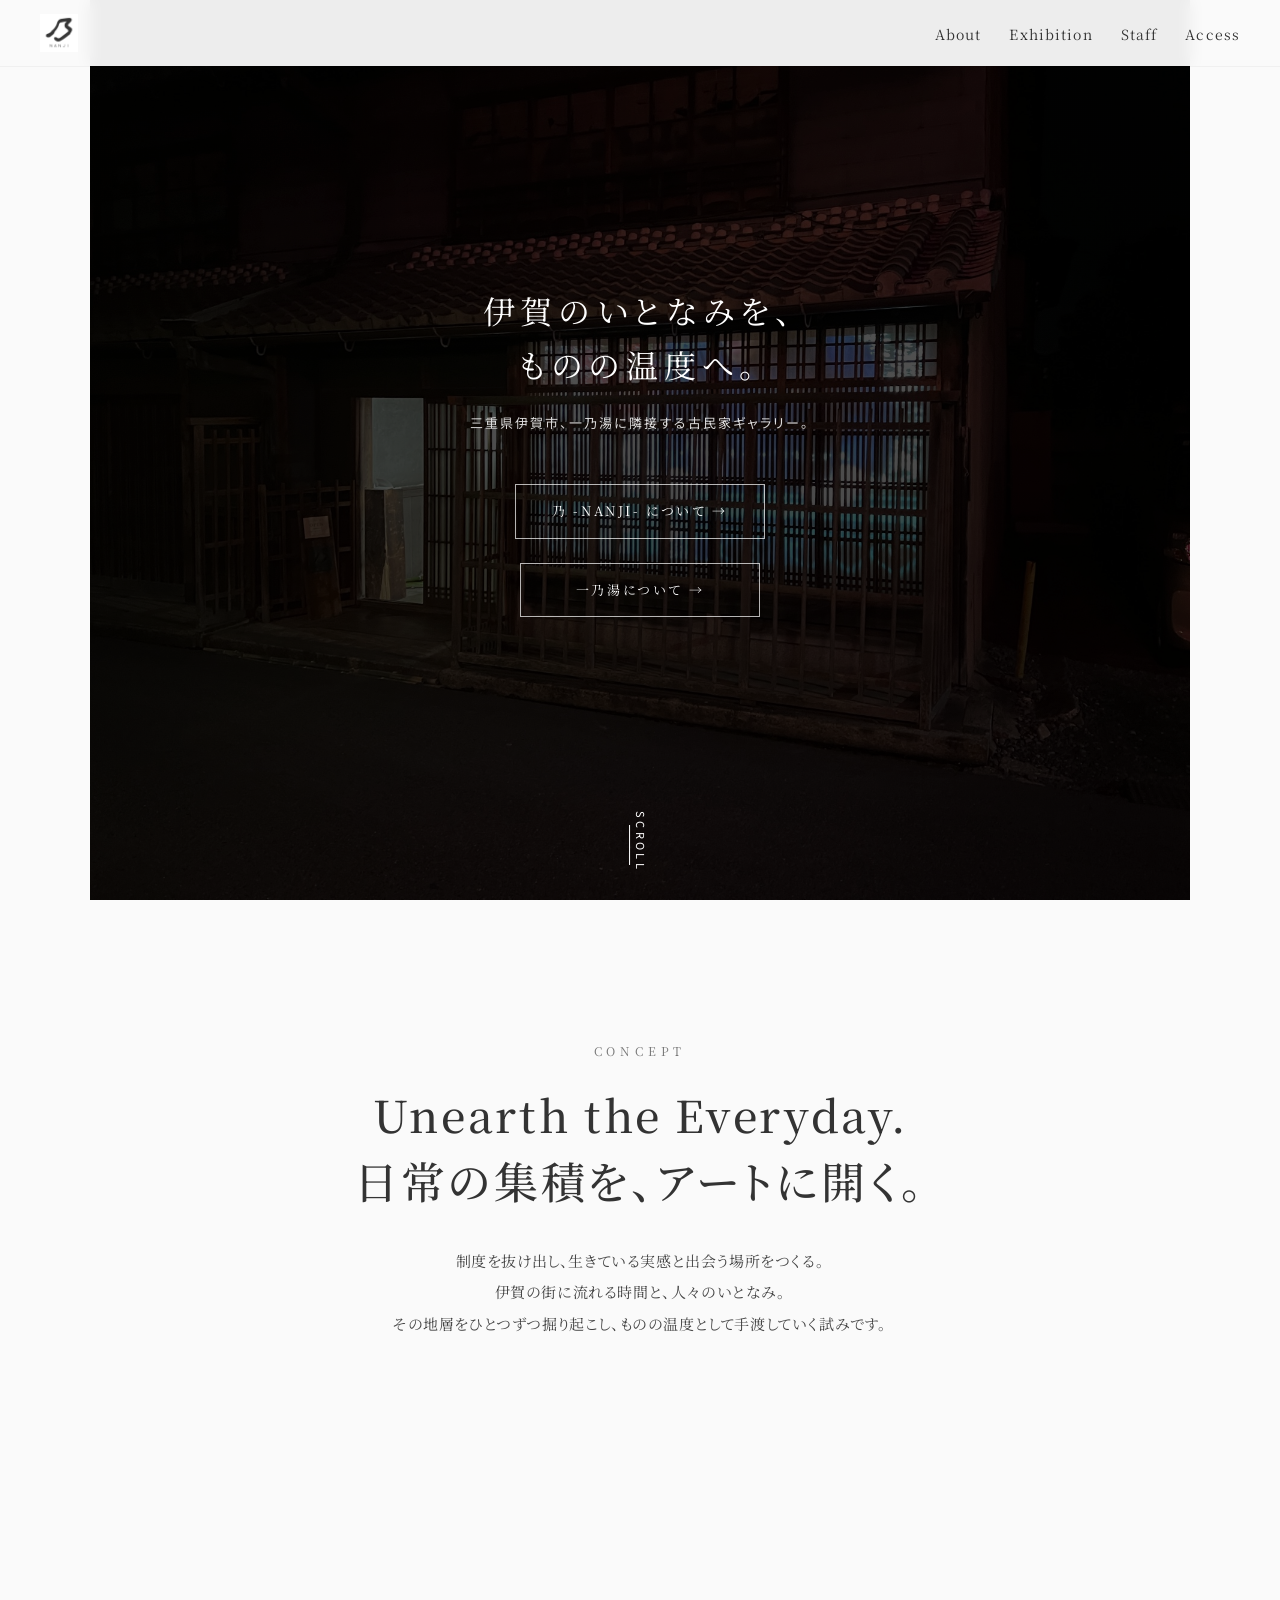
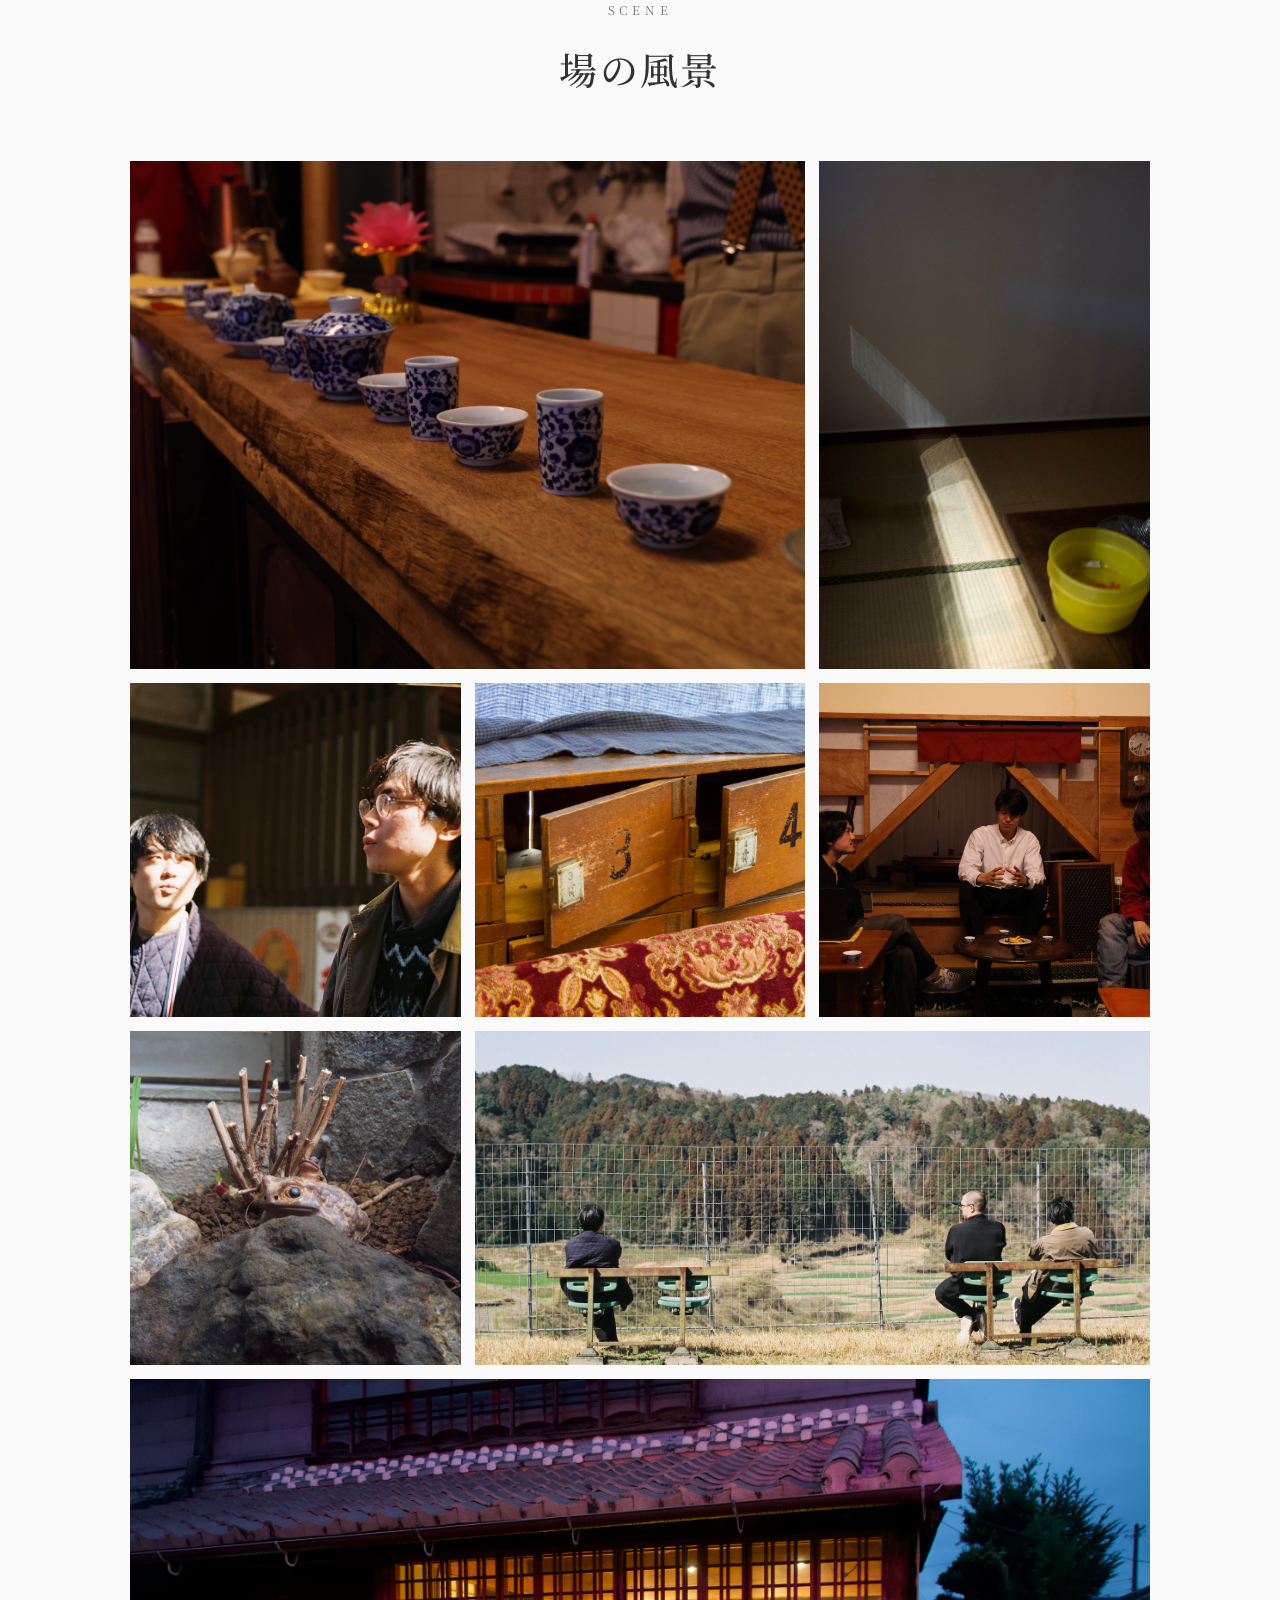
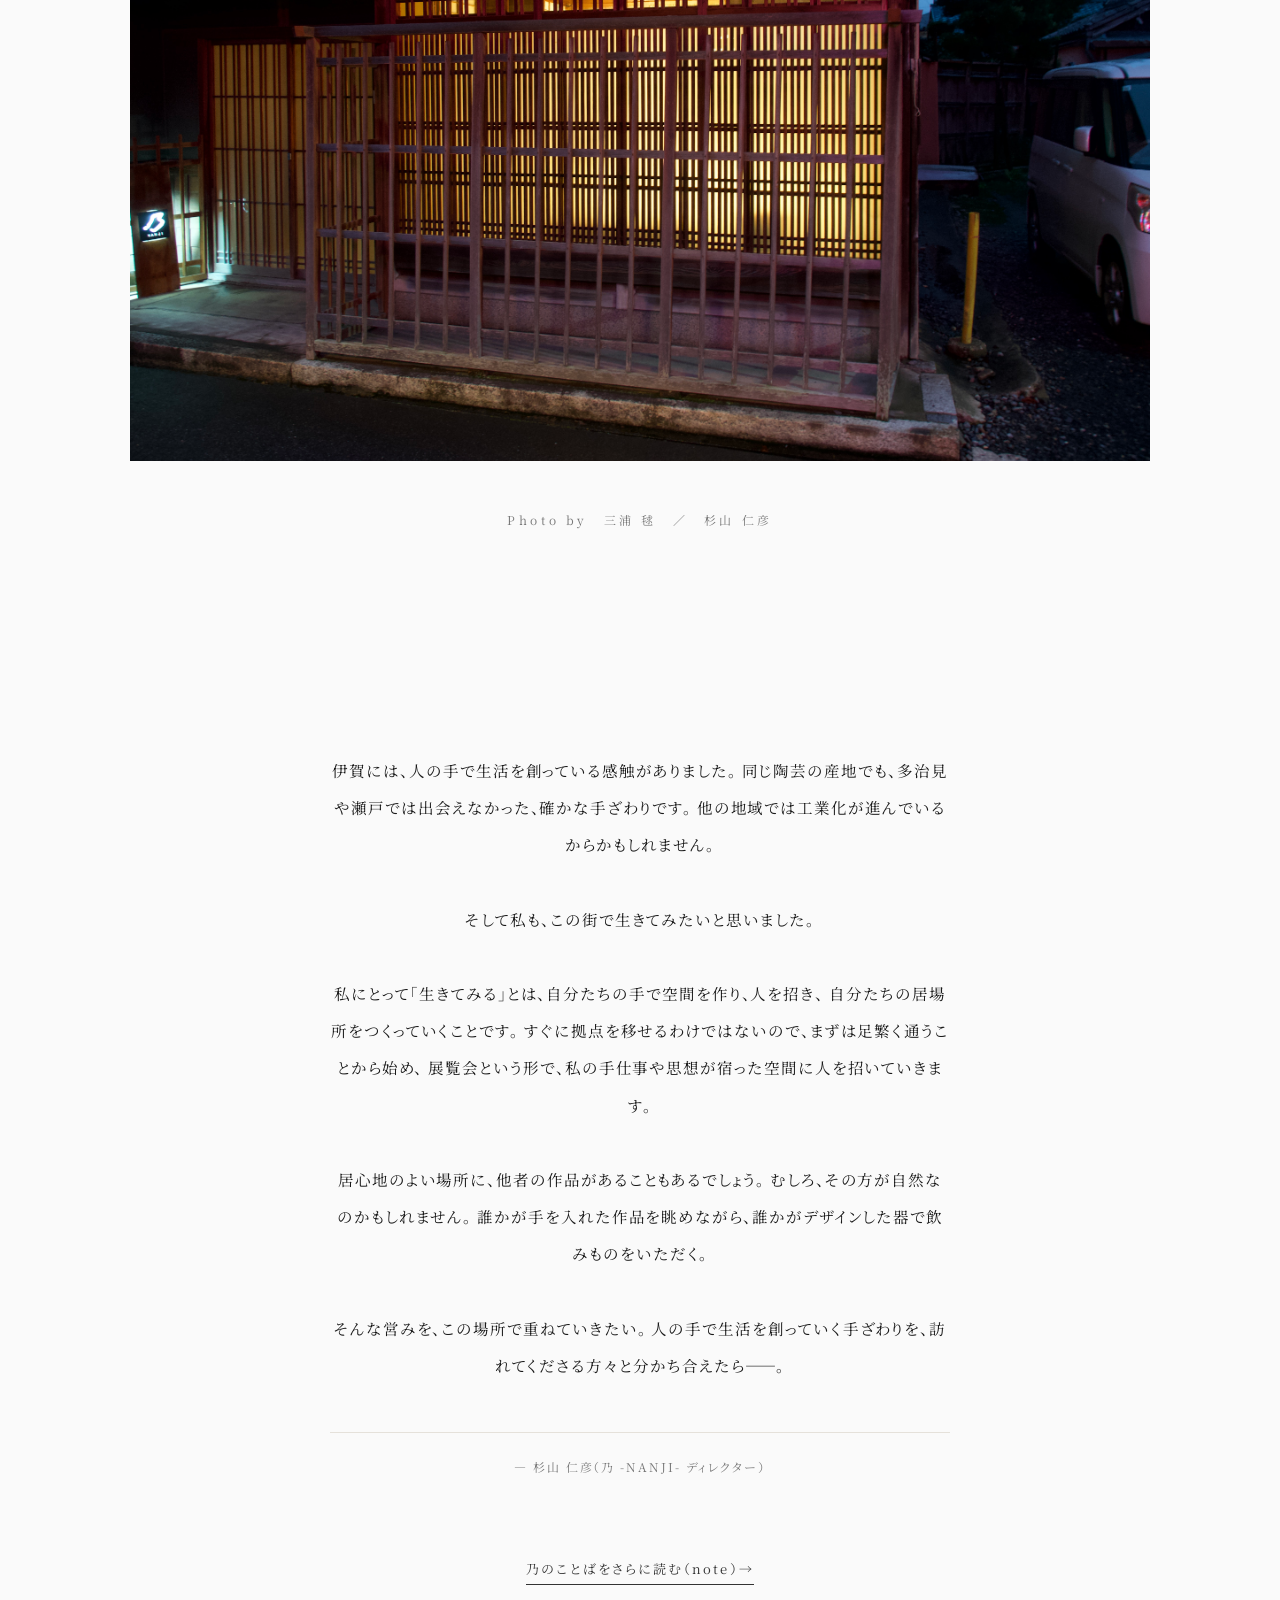
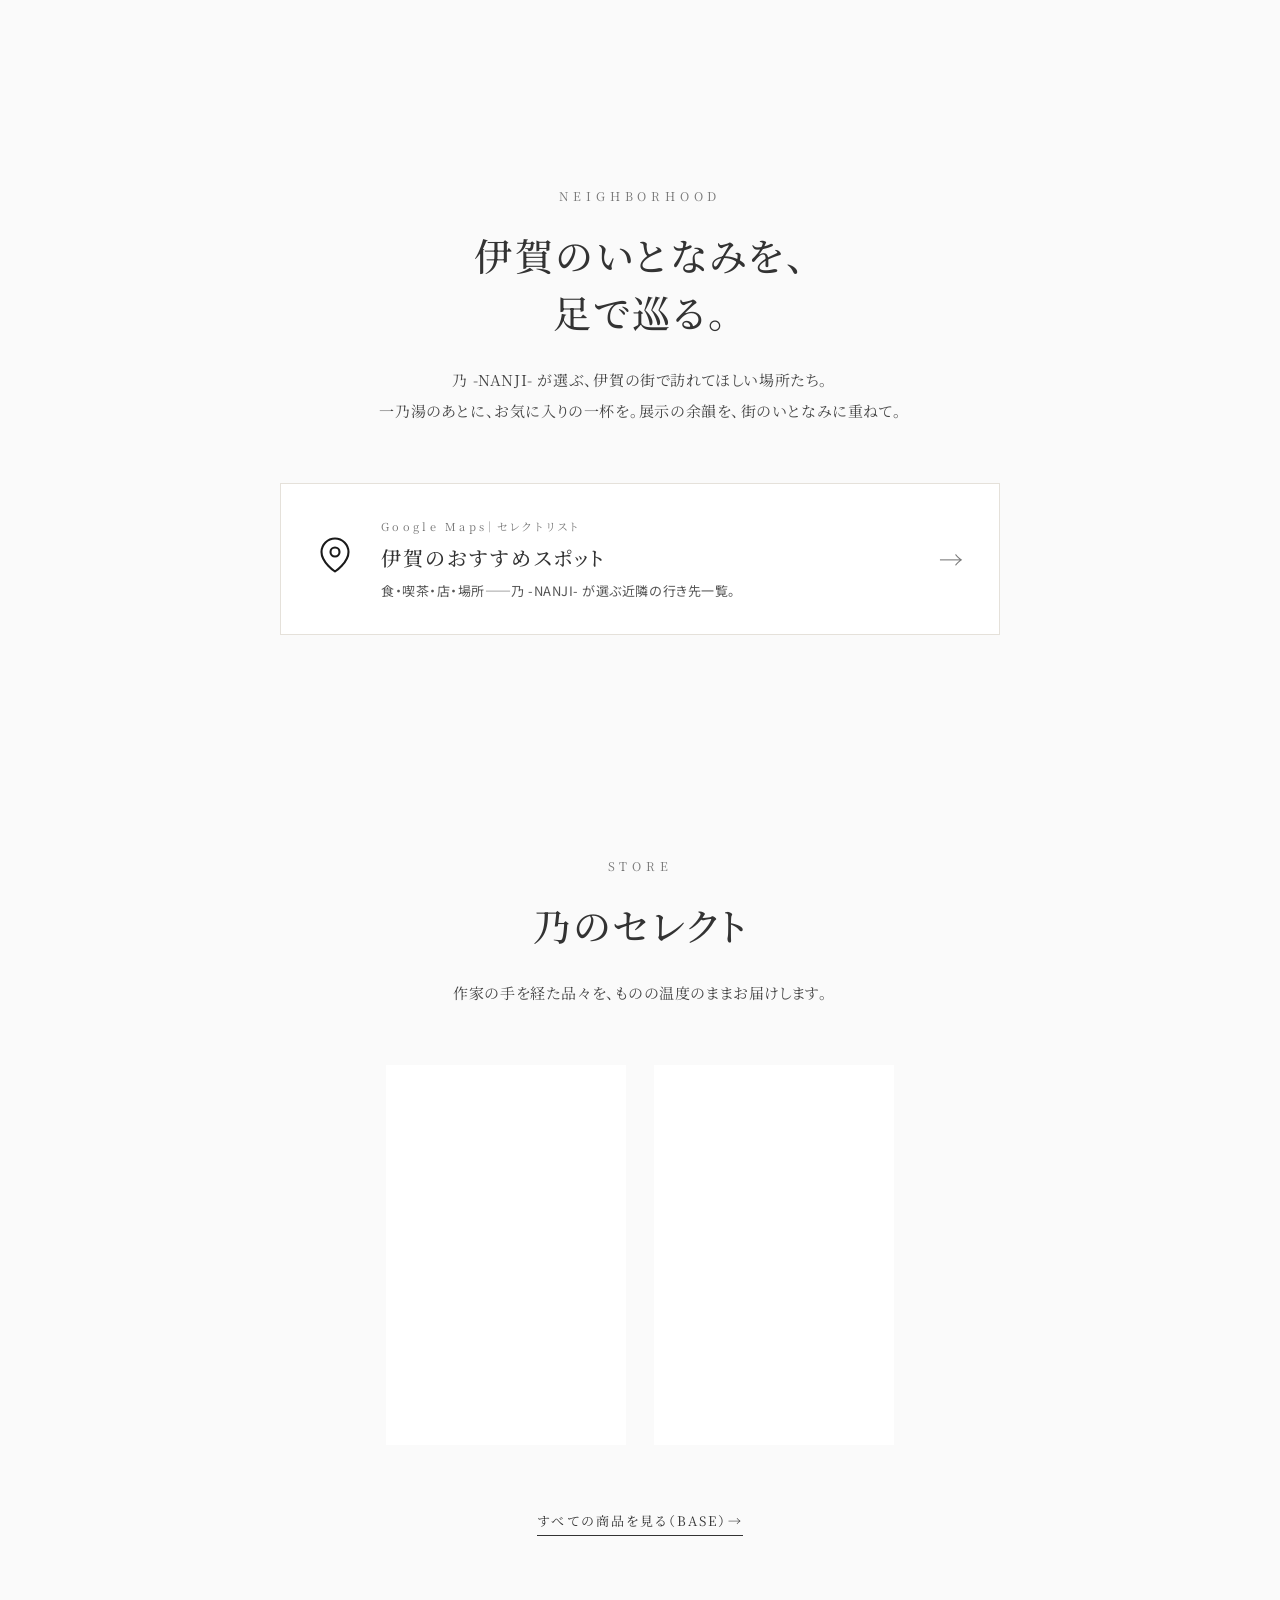
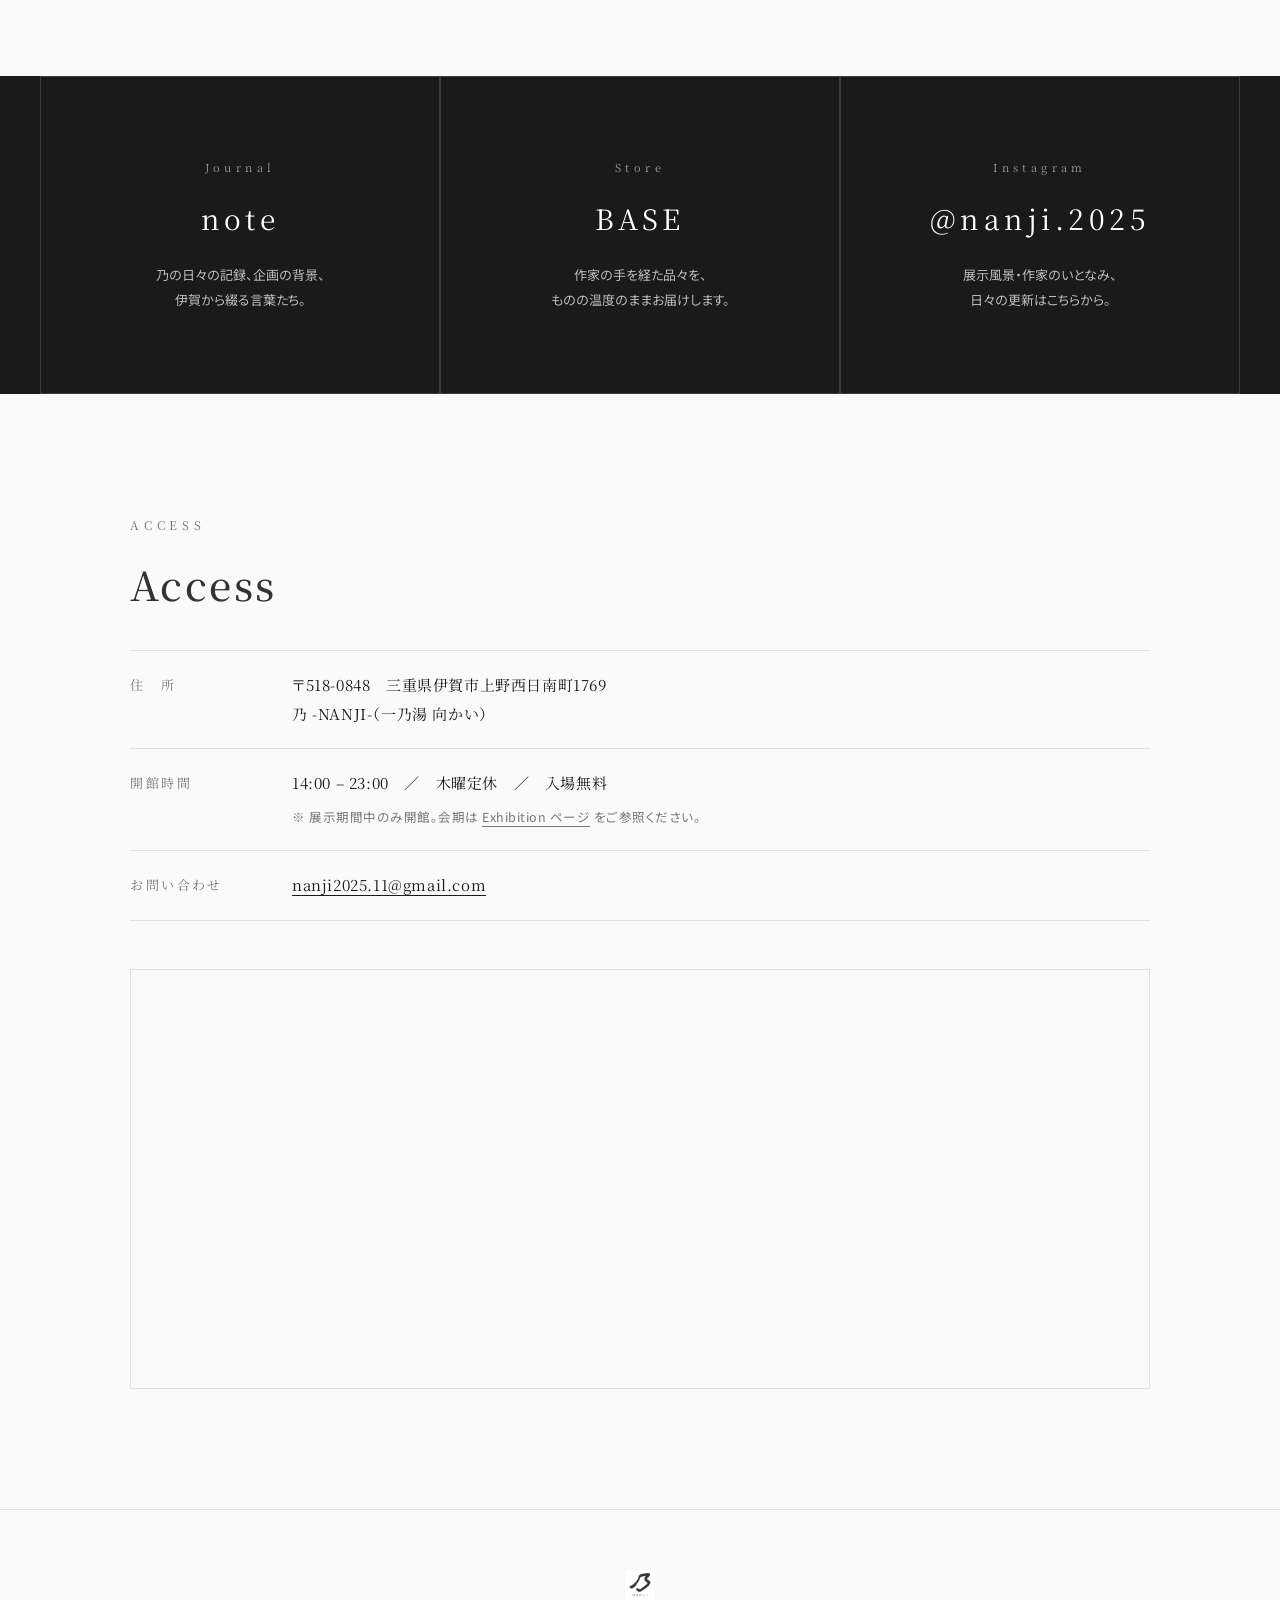
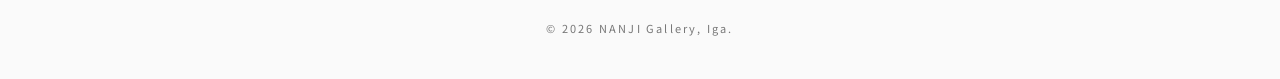
<file: index.html>
<!DOCTYPE html>
<html lang="ja">
<head>
<meta charset="UTF-8">
<meta name="viewport" content="width=device-width, initial-scale=1.0">
<title>乃 -NANJI- | 伊賀のいとなみを、ものの温度へ。</title>
<meta name="description" content="三重県伊賀市、一乃湯に隣接する古民家ギャラリー「乃-NANJI-」。日常の集積を、アートに開く。">
<link rel="icon" type="image/jpeg" href="./logo.jpg">
<link rel="apple-touch-icon" href="./logo.jpg">
<meta property="og:type" content="website">
<meta property="og:url" content="https://nanji2025.com/">
<meta property="og:title" content="乃 -NANJI- | 伊賀のいとなみを、ものの温度へ。">
<meta property="og:description" content="三重県伊賀市、一乃湯に隣接する古民家ギャラリー。日常の集積を、アートに開く。">
<meta property="og:image" content="https://nanji2025.com/hero.JPG">
<meta property="og:site_name" content="乃 -NANJI-">
<meta property="og:locale" content="ja_JP">
<meta name="twitter:card" content="summary_large_image">
<meta name="twitter:title" content="乃 -NANJI- | 伊賀のいとなみを、ものの温度へ。">
<meta name="twitter:description" content="三重県伊賀市、一乃湯に隣接する古民家ギャラリー。">
<meta name="twitter:image" content="https://nanji2025.com/hero.JPG">
<link rel="preconnect" href="https://fonts.googleapis.com">
<link rel="preconnect" href="https://fonts.gstatic.com" crossorigin>
<link href="https://fonts.googleapis.com/css2?family=Noto+Sans+JP:wght@300;400;500&family=Noto+Serif+JP:wght@300;400;500;600&display=swap" rel="stylesheet">
<style>
  :root{
    --bg:#FAFAFA;
    --text:#333333;
    --muted:#777777;
    --line:#E5E1DA;
    --accent:#1a1a1a;
    --serif:'Noto Serif JP', serif;
    --sans:'Noto Sans JP', sans-serif;
  }
  *{box-sizing:border-box;margin:0;padding:0;}
  body{
    background:var(--bg);
    color:var(--text);
    font-family:var(--sans);
    font-weight:400;
    line-height:1.9;
    -webkit-font-smoothing:antialiased;
    font-feature-settings:"palt";
  }
  img{max-width:100%;display:block;}
  a{color:inherit;text-decoration:none;transition:opacity .3s ease;}
  a:hover{opacity:.6;}

  /* ---------- Header ---------- */
  .site-header{
    position:fixed;top:0;left:0;width:100%;
    padding:14px 40px;
    display:flex;justify-content:space-between;align-items:center;
    z-index:100;
    background:rgba(250,250,250,.95);
    box-shadow:0 1px 0 rgba(0,0,0,.04);
    backdrop-filter:blur(8px);
  }
  .site-header .logo img{height:38px;}
  .nav ul{display:flex;gap:28px;list-style:none;}
  .nav a{
    font-family:var(--serif);
    font-size:14px;
    letter-spacing:.08em;
    color:var(--text);
  }
  .nav-toggle{display:none;background:none;border:none;cursor:pointer;width:30px;height:24px;position:relative;}
  .nav-toggle span{display:block;position:absolute;left:0;width:100%;height:1px;background:var(--text);transition:.3s;}
  .nav-toggle span:nth-child(1){top:4px;}
  .nav-toggle span:nth-child(2){top:12px;}
  .nav-toggle span:nth-child(3){top:20px;}

  /* ---------- First View ---------- */
  .first-view{
    position:relative;
    height:100vh;       /* fallback */
    height:100dvh;      /* iOS Safari URL バー対応 */
    min-height:640px;
    display:flex;flex-direction:column;justify-content:center;align-items:center;
    text-align:center;color:#fff;
    background:#000;
    overflow:hidden;
  }
  .first-view::before{
    content:"";position:absolute;inset:0;
    background-image:url('./hero.JPG');
    background-size:cover;background-position:center;
    opacity:.55;
  }
  @media (max-width:768px){
    .first-view{min-height:560px;}
    .first-view::before{background-position:center 70%;}
  }
  /* アンカークリック時、ヘッダーに隠れないようオフセット */
  section[id]{scroll-margin-top:80px;}
  .first-view::after{
    content:"";position:absolute;inset:0;
    background:linear-gradient(180deg, rgba(0,0,0,.35) 0%, rgba(0,0,0,.55) 100%);
  }
  .fv-inner{position:relative;z-index:2;padding:0 24px;}
  .fv-copy{
    font-family:var(--serif);
    font-size:clamp(20px,3.4vw,32px);
    font-weight:400;
    letter-spacing:.18em;
    line-height:1.7;
    margin-bottom:20px;
  }
  .fv-sub{
    font-size:13px;
    letter-spacing:.16em;
    opacity:.85;
    margin-bottom:48px;
  }
  .fv-links{
    display:flex;flex-direction:column;align-items:center;gap:24px;
  }
  .fv-link{
    display:inline-block;
    border:1px solid rgba(255,255,255,.7);
    color:#fff;
    padding:14px 36px;
    font-family:var(--serif);
    font-size:13px;
    letter-spacing:.2em;
    min-width:240px;
    text-align:center;
    transition:background .3s, color .3s;
  }
  .fv-link:hover{background:#fff;color:#1a1a1a;opacity:1;}
  .scroll-hint{
    position:absolute;bottom:28px;left:50%;transform:translateX(-50%);
    z-index:2;color:#fff;font-size:11px;letter-spacing:.3em;writing-mode:vertical-rl;
  }
  .scroll-hint::after{
    content:"";display:block;width:1px;height:40px;background:#fff;margin:14px auto 0;
    animation:scrollLine 2s ease-in-out infinite;
  }
  @keyframes scrollLine{
    0%{transform:scaleY(0);transform-origin:top;}
    50%{transform:scaleY(1);transform-origin:top;}
    51%{transform-origin:bottom;}
    100%{transform:scaleY(0);transform-origin:bottom;}
  }

  /* ---------- Sections ---------- */
  section{padding:120px 40px;max-width:1100px;margin:0 auto;}
  .section-label{
    font-family:var(--serif);
    font-size:12px;
    letter-spacing:.4em;
    color:var(--muted);
    text-transform:uppercase;
    margin-bottom:18px;
  }
  .section-title{
    font-family:var(--serif);
    font-size:clamp(26px,3.6vw,40px);
    font-weight:500;
    line-height:1.5;
    margin-bottom:36px;
    letter-spacing:.06em;
  }
  .section-text{
    font-size:15px;line-height:2.1;color:#444;max-width:680px;
  }

  /* ---------- Concept ---------- */
  .concept{text-align:center;padding-top:140px;padding-bottom:80px;}
  .concept .section-title{
    font-size:clamp(28px,4vw,44px);
    margin-bottom:32px;
  }
  .concept-lead{
    max-width:680px;margin:0 auto 80px;
    font-size:15px;line-height:2.1;color:#444;
    font-family:var(--serif);
    letter-spacing:.04em;
  }
  .concept-statement{
    max-width:620px;margin:0 auto;
    text-align:left;
    padding:0;
  }
  .statement{padding-top:80px;padding-bottom:80px;text-align:center;}
  .statement .concept-statement{text-align:center;}
  .statement .concept-statement p{text-indent:0;}
  .statement .concept-statement .statement-author{text-align:center;}
  @media (max-width:768px){
    .statement{padding-top:60px;padding-bottom:60px;}
  }
  .concept-statement .statement-title{
    font-family:var(--serif);
    font-size:clamp(28px,4.6vw,40px);
    font-weight:400;letter-spacing:.5em;
    text-align:center;
    margin-bottom:64px;
    color:#1a1a1a;
    position:relative;
    padding-bottom:32px;
  }
  .concept-statement .statement-title::after{
    content:"";
    position:absolute;left:50%;bottom:0;
    transform:translateX(-50%);
    width:1px;height:48px;
    background:var(--line);
  }
  .concept-statement p{
    font-family:var(--serif);
    font-size:15.5px;line-height:2.4;color:#1a1a1a;
    margin-bottom:2.4em;letter-spacing:.06em;
    text-indent:1em;
    font-feature-settings:"palt";
  }
  .concept-statement p br{display:none;} /* 改行は段落間スペースで表現 */
  .concept-statement .statement-closing{
    text-indent:0;
    font-family:var(--serif);
    font-size:clamp(20px,2.8vw,26px);
    font-weight:500;
    text-align:center;letter-spacing:.2em;line-height:1.7;
    margin-top:80px;margin-bottom:32px;color:#1a1a1a;
    padding-top:48px;
    position:relative;
  }
  .concept-statement .statement-closing::before{
    content:"";
    position:absolute;left:50%;top:0;
    transform:translateX(-50%);
    width:40px;height:1px;
    background:var(--text);
  }
  .concept-statement .statement-author{
    text-indent:0;
    text-align:right;font-size:12px;color:var(--muted);
    font-family:var(--serif);letter-spacing:.16em;
    margin-top:48px;margin-bottom:0;line-height:1.7;
    padding-top:24px;
    border-top:1px solid var(--line);
  }
  .concept-more{
    display:inline-block;margin-top:80px;
    font-family:var(--serif);font-size:13px;letter-spacing:.16em;
    border-bottom:1px solid var(--text);padding-bottom:2px;
  }

  /* ---------- Community ---------- */
  .community{background:#F2EFE9;max-width:none;padding-left:0;padding-right:0;}
  .community-inner{max-width:1100px;margin:0 auto;padding:0 40px;}
  .padlet-frame{
    margin-top:48px;
    width:100%;height:600px;
    background:#fff;border:1px solid var(--line);
    display:flex;align-items:center;justify-content:center;
    color:var(--muted);font-size:13px;letter-spacing:.1em;
  }
  /* Padlet埋め込みコードはここに貼り付け（iframe / width:100%; height:600px;） */

  /* ---------- Exhibition ---------- */
  .exhibition .ex-quote{
    font-family:var(--serif);
    font-size:clamp(22px,3vw,34px);
    font-weight:400;
    line-height:1.8;
    letter-spacing:.06em;
    margin-bottom:40px;
    color:#222;
  }
  .ex-sub{
    font-family:var(--serif);
    font-size:16px;
    color:var(--muted);
    margin-bottom:24px;
    letter-spacing:.1em;
  }
  .ex-list{list-style:none;margin-bottom:48px;}
  .ex-list li{
    padding:18px 0;
    border-top:1px solid var(--line);
    font-size:14px;letter-spacing:.06em;
  }
  .ex-list li:last-child{border-bottom:1px solid var(--line);}
  .ex-list strong{font-family:var(--serif);font-weight:500;display:block;margin-bottom:4px;font-size:15px;}
  .insta-frame{
    width:100%;min-height:420px;
    background:#fff;border:1px solid var(--line);
    display:flex;align-items:center;justify-content:center;
    color:var(--muted);font-size:14px;letter-spacing:.12em;
    font-family:var(--serif);
    text-align:center;padding:24px;
    transition:background .3s ease, color .3s ease;
  }
  a.insta-frame:hover{background:#1a1a1a;color:#fff;opacity:1;}
  .snap-wrap{
    position:relative;width:100%;
    padding-bottom:66.67%; /* 765:510 比率を維持 */
    overflow:hidden;
  }
  .snap-wrap iframe{
    position:absolute;top:0;left:0;
    width:100%;height:100%;border:0;
  }
  /* Instagramウィジェット埋め込みコードはここに貼り付け（Elfsight等） */

  /* ---------- Store (商品一覧) ---------- */
  .store{
    text-align:center;
    padding-top:100px;padding-bottom:140px;
  }
  .store .section-title{
    font-size:clamp(26px,3.4vw,38px);
    margin-bottom:24px;
    padding-left:.06em;
  }
  .store-lead{
    max-width:580px;margin:0 auto 56px;
    font-family:var(--serif);
    line-height:2.1;color:#444;
    font-size:0;
  }
  .store-lead span{
    display:inline-block;
    font-size:15px;letter-spacing:.04em;
    padding-left:.04em;
  }
  .store-embed{
    max-width:1100px;margin:0 auto;
  }
  .store-grid{
    display:flex;flex-wrap:wrap;gap:28px;justify-content:center;
  }
  .store-grid iframe{
    border:0;
    background:#fff;
    width:240px;height:380px;
    max-width:100%;
  }
  .store-more{
    display:inline-block;margin-top:64px;
    font-family:var(--serif);font-size:13px;letter-spacing:.16em;
    border-bottom:1px solid var(--text);padding-bottom:2px;
  }
  @media (max-width:768px){
    .store{padding-top:80px;padding-bottom:80px;}
    .store-placeholder{padding:60px 20px;}
  }

  /* ---------- Journal / Store ---------- */
  .links{background:#1a1a1a;color:#fff;max-width:none;}
  .links-inner{
    max-width:1200px;margin:0 auto;
    display:grid;grid-template-columns:1fr 1fr 1fr;gap:0;
  }
  .link-card{
    padding:80px 40px;
    text-align:center;
    border:1px solid rgba(255,255,255,.15);
    transition:background .4s ease;
  }
  .link-card:hover{background:rgba(255,255,255,.04);opacity:1;}
  .link-card .label{
    font-family:var(--serif);
    font-size:11px;letter-spacing:.4em;color:#999;margin-bottom:14px;
  }
  .link-card .name{
    font-family:var(--serif);
    font-size:28px;letter-spacing:.16em;margin-bottom:18px;
  }
  .link-card .desc{font-size:13px;color:#bbb;line-height:1.9;}

  /* ---------- Scene ---------- */
  .scene{
    text-align:center;
    padding-top:100px;padding-bottom:140px;
  }
  .scene .section-title{
    font-size:clamp(26px,3.4vw,38px);
    margin-bottom:24px;
  }
  .scene-grid{
    display:grid;
    grid-template-columns:repeat(12,1fr);
    grid-auto-rows:160px;
    gap:14px;
    max-width:1200px;
    margin:64px auto 0;
  }
  .scene-grid figure{
    margin:0;overflow:hidden;
    background:#1a1a1a;
  }
  .scene-grid img{
    width:100%;height:100%;object-fit:cover;display:block;
    transition:transform 1.2s ease;
  }
  .scene-grid figure:hover img{transform:scale(1.04);}

  .s-1{grid-column:span 8;grid-row:span 3;}
  .s-2{grid-column:span 4;grid-row:span 3;}
  .s-3{grid-column:span 4;grid-row:span 2;}
  .s-4{grid-column:span 4;grid-row:span 2;}
  .s-5{grid-column:span 4;grid-row:span 2;}
  .s-6{grid-column:span 4;grid-row:span 2;}
  .s-7{grid-column:span 8;grid-row:span 2;}
  .s-8{grid-column:span 12;grid-row:span 4;}

  .scene-credits{
    margin-top:48px;
    font-family:var(--serif);
    font-size:12px;letter-spacing:.3em;color:var(--muted);
  }

  @media (max-width:768px){
    .scene{padding-top:80px;padding-bottom:80px;}
    .scene-grid{
      grid-template-columns:repeat(2,1fr);
      grid-auto-rows:130px;
      gap:8px;
      margin-top:48px;
    }
    .s-1{grid-column:span 2;grid-row:span 3;}
    .s-2{grid-column:span 2;grid-row:span 2;}
    .s-3,.s-4,.s-5,.s-6{grid-column:span 1;grid-row:span 2;}
    .s-7{grid-column:span 2;grid-row:span 2;}
    .s-8{grid-column:span 2;grid-row:span 3;}
    .scene-credits{font-size:11px;letter-spacing:.2em;}
  }

  /* ---------- Neighborhood ---------- */
  .neighborhood{text-align:center;}
  .neighborhood .section-title{
    font-size:clamp(26px,3.4vw,38px);
    margin-bottom:24px;
  }
  .neighborhood-lead{
    max-width:580px;margin:0 auto 56px;
    font-family:var(--serif);
    font-size:0;                       /* spanの間の空白を消す */
    line-height:2.1;color:#444;
  }
  .neighborhood-lead span{
    display:inline-block;
    font-size:15px;letter-spacing:.04em;
    padding-left:.04em;                /* letter-spacing による右ズレを相殺 */
  }
  .neighborhood .section-title{padding-left:.06em;}  /* タイトルも同様に補正 */
  .neighborhood-card{
    display:flex;align-items:center;gap:28px;
    max-width:720px;margin:0 auto;
    padding:32px 36px;
    background:#fff;
    border:1px solid var(--line);
    text-align:left;
    transition:background .35s ease, color .35s ease, border-color .35s ease, transform .35s ease;
  }
  .neighborhood-card:hover{
    background:#1a1a1a;color:#fff;border-color:#1a1a1a;
    transform:translateY(-2px);opacity:1;
  }
  .neighborhood-card .card-icon{
    flex-shrink:0;color:#1a1a1a;
    transition:color .35s ease;
  }
  .neighborhood-card:hover .card-icon{color:#fff;}
  .neighborhood-card .card-body{flex:1;}
  .neighborhood-card .card-label{
    font-family:var(--serif);font-size:11px;letter-spacing:.3em;
    color:var(--muted);margin-bottom:6px;
    transition:color .35s ease;
  }
  .neighborhood-card:hover .card-label{color:#aaa;}
  .neighborhood-card .card-title{
    font-family:var(--serif);font-size:20px;font-weight:500;letter-spacing:.1em;
    margin-bottom:6px;line-height:1.5;
  }
  .neighborhood-card .card-desc{
    font-size:13px;color:#555;line-height:1.8;letter-spacing:.04em;
    transition:color .35s ease;
  }
  .neighborhood-card:hover .card-desc{color:#ccc;}
  .neighborhood-card .card-arrow{
    flex-shrink:0;font-family:var(--serif);font-size:24px;
    color:var(--muted);transition:transform .35s ease, color .35s ease;
  }
  .neighborhood-card:hover .card-arrow{color:#fff;transform:translateX(4px);}
  @media (max-width:768px){
    .neighborhood-card{
      gap:18px;padding:24px 22px;
    }
    .neighborhood-card .card-title{font-size:17px;}
    .neighborhood-card .card-desc{font-size:12.5px;}
    .neighborhood-card .card-arrow{font-size:20px;}
  }

  /* ---------- Access ---------- */
  .access-info{
    margin-bottom:48px;
    border-top:1px solid var(--line);
  }
  .access-info > div{
    display:flex;
    align-items:flex-start;
    padding:20px 0;
    border-bottom:1px solid var(--line);
    gap:32px;
  }
  .access-info dt{
    flex-shrink:0;width:130px;
    font-family:var(--serif);font-size:13px;letter-spacing:.2em;
    color:var(--muted);padding-top:2px;
  }
  .access-info dd{
    flex:1;font-size:15px;line-height:1.9;letter-spacing:.04em;
    font-family:var(--serif);color:#1a1a1a;
  }
  .access-info dd a{
    border-bottom:1px solid currentColor;
  }
  .access-note{
    display:inline-block;margin-top:8px;
    font-family:var(--sans);font-size:12.5px;color:var(--muted);
    letter-spacing:.04em;line-height:1.8;
  }
  @media (max-width:768px){
    .access-info > div{flex-direction:column;gap:8px;padding:18px 0;}
    .access-info dt{width:auto;}
  }
  .map-frame{
    width:100%;height:420px;
    border:1px solid var(--line);
    display:block;
  }
  /* Google Maps埋め込みコードはここに貼り付け（iframe） */

  /* ---------- Footer ---------- */
  .site-footer{
    text-align:center;padding:60px 24px 40px;
    border-top:1px solid var(--line);
    font-size:11px;letter-spacing:.2em;color:var(--muted);
  }
  .site-footer .footer-logo{margin-bottom:18px;}
  .site-footer .footer-logo img{height:30px;margin:0 auto;}

  /* ---------- Responsive ---------- */
  @media (max-width: 768px){
    .site-header{padding:16px 20px;}
    .nav{display:none;position:absolute;top:100%;left:0;width:100%;background:rgba(250,250,250,.98);padding:20px;}
    .nav.open{display:block;}
    .nav ul{flex-direction:column;gap:18px;align-items:center;}
    .nav a{color:var(--text)!important;}
    .nav-toggle{display:block;}
    section{padding:80px 24px;}
    .concept-statement{padding:48px 24px;}
    .concept-lead{margin-bottom:60px;}
    .community-inner,.links-inner{padding:0;}
    .links-inner{grid-template-columns:1fr;}
    .link-card{padding:60px 24px;}
    .padlet-frame{height:500px;}
  }
</style>
</head>
<body>

<!-- ============ Header ============ -->
<header class="site-header" id="header">
  <a href="index.html" class="logo"><img src="./logo.jpg" alt="乃 -NANJI-"></a>
  <button class="nav-toggle" id="navToggle" aria-label="menu"><span></span><span></span><span></span></button>
  <nav class="nav" id="nav">
    <ul>
      <li><a href="#concept">About</a></li>
      <li><a href="exhibition.html">Exhibition</a></li>
      <li><a href="staff.html">Staff</a></li>
      <li><a href="#access">Access</a></li>
    </ul>
  </nav>
</header>

<!-- ============ First View ============ -->
<section class="first-view">
  <div class="fv-inner">
    <p class="fv-copy">伊賀のいとなみを、<br>ものの温度へ。</p>
    <p class="fv-sub">三重県伊賀市、一乃湯に隣接する古民家ギャラリー。</p>
    <div class="fv-links">
      <a href="#concept" class="fv-link">乃 -NANJI- について →</a>
      <a href="https://yutonamisha.com/sento/ichinoyu/" target="_blank" rel="noopener" class="fv-link">一乃湯について →</a>
    </div>
  </div>
  <div class="scroll-hint">SCROLL</div>
</section>

<!-- ============ Concept ============ -->
<section id="concept" class="concept">
  <p class="section-label">Concept</p>
  <h2 class="section-title">Unearth the Everyday.<br>日常の集積を、アートに開く。</h2>

  <p class="concept-lead">
    制度を抜け出し、生きている実感と出会う場所をつくる。<br>
    伊賀の街に流れる時間と、人々のいとなみ。<br>
    その地層をひとつずつ掘り起こし、ものの温度として手渡していく試みです。
  </p>

</section>

<!-- ============ Scene ============ -->
<section id="scene" class="scene">
  <p class="section-label">Scene</p>
  <h2 class="section-title">場の風景</h2>
  <div class="scene-grid">
    <figure class="s-1"><img src="./photos/m-01.jpg" alt="乃 -NANJI- 風景" loading="lazy"></figure>
    <figure class="s-2"><img src="./photos/s-01.jpg" alt="乃 -NANJI- 風景" loading="lazy"></figure>
    <figure class="s-3"><img src="./photos/m-02.jpg" alt="乃 -NANJI- 風景" loading="lazy"></figure>
    <figure class="s-4"><img src="./photos/m-03.jpg" alt="乃 -NANJI- 風景" loading="lazy"></figure>
    <figure class="s-5"><img src="./photos/m-04.jpg" alt="乃 -NANJI- 風景" loading="lazy"></figure>
    <figure class="s-6"><img src="./photos/s-02.jpg" alt="乃 -NANJI- 風景" loading="lazy"></figure>
    <figure class="s-7"><img src="./photos/m-05.jpg" alt="乃 -NANJI- 風景" loading="lazy"></figure>
    <figure class="s-8"><img src="./photos/s-03.jpg" alt="乃 -NANJI- 風景" loading="lazy"></figure>
  </div>
  <p class="scene-credits">Photo by　三浦 毬　／　杉山 仁彦</p>
</section>

<!-- ============ Statement (杉山仁彦テキスト) ============ -->
<section class="statement">
  <div class="concept-statement">
    <p>伊賀には、人の手で生活を創っている感触がありました。<br>
    同じ陶芸の産地でも、多治見や瀬戸では出会えなかった、確かな手ざわりです。<br>
    他の地域では工業化が進んでいるからかもしれません。</p>

    <p>そして私も、この街で生きてみたいと思いました。</p>

    <p>私にとって「生きてみる」とは、自分たちの手で空間を作り、人を招き、<br>
    自分たちの居場所をつくっていくことです。<br>
    すぐに拠点を移せるわけではないので、まずは足繁く通うことから始め、<br>
    展覧会という形で、私の手仕事や思想が宿った空間に人を招いていきます。</p>

    <p>居心地のよい場所に、他者の作品があることもあるでしょう。<br>
    むしろ、その方が自然なのかもしれません。<br>
    誰かが手を入れた作品を眺めながら、誰かがデザインした器で飲みものをいただく。</p>

    <p>そんな営みを、この場所で重ねていきたい。<br>
    人の手で生活を創っていく手ざわりを、訪れてくださる方々と分かち合えたら——。</p>

    <p class="statement-author">— 杉山 仁彦（乃 -NANJI- ディレクター）</p>
  </div>

  <a href="https://note.com/nanji2025" target="_blank" rel="noopener" class="concept-more">
    乃のことばをさらに読む（note）→
  </a>
</section>

<!-- ============ Neighborhood ============ -->
<section id="neighborhood" class="neighborhood">
  <p class="section-label">Neighborhood</p>
  <h2 class="section-title">伊賀のいとなみを、<br>足で巡る。</h2>
  <p class="neighborhood-lead">
    <span>乃 -NANJI- が選ぶ、</span><span>伊賀の街で訪れてほしい場所たち。</span><br>
    <span>一乃湯のあとに、お気に入りの一杯を。</span><span>展示の余韻を、</span><span>街のいとなみに重ねて。</span>
  </p>
  <a href="https://www.google.com/maps/@34.7973553,136.0931839,13z/data=!4m2!11m1!2sTbLngJ0WASsIX4TRf-QgrD7r-R-khw"
     target="_blank" rel="noopener" class="neighborhood-card">
    <div class="card-icon" aria-hidden="true">
      <svg xmlns="http://www.w3.org/2000/svg" viewBox="0 0 24 24" width="36" height="36" fill="none" stroke="currentColor" stroke-width="1.4" stroke-linecap="round" stroke-linejoin="round">
        <path d="M21 10c0 7-9 13-9 13S3 17 3 10a9 9 0 0 1 18 0z"/>
        <circle cx="12" cy="10" r="3"/>
      </svg>
    </div>
    <div class="card-body">
      <p class="card-label">Google Maps｜セレクトリスト</p>
      <p class="card-title">伊賀のおすすめスポット</p>
      <p class="card-desc">食・喫茶・店・場所——乃 -NANJI- が選ぶ近隣の行き先一覧。</p>
    </div>
    <span class="card-arrow" aria-hidden="true">→</span>
  </a>
</section>

<!-- ============ Store (商品一覧) ============ -->
<section id="store-list" class="store">
  <p class="section-label">Store</p>
  <h2 class="section-title">乃のセレクト</h2>
  <p class="store-lead">
    <span>作家の手を経た品々を、</span><span>ものの温度のままお届けします。</span>
  </p>

  <!-- ▼▼▼ BASE 商品ウィジェット ▼▼▼
       新商品を追加した時は、下の NANJI_PRODUCTS 配列に商品IDを足すだけ。
       商品IDは BASE 商品ページのURL末尾の数字（例: /items/140474987 → '140474987'）-->
  <div class="store-embed">
    <div class="store-grid" id="storeGrid"></div>
  </div>
  <!-- ▲▲▲ BASE 商品ウィジェット ここまで ▲▲▲ -->

  <a href="https://nanji2025.base.shop/" target="_blank" rel="noopener" class="store-more">
    すべての商品を見る（BASE）→
  </a>
</section>

<!-- ============ Journal / Store ============ -->
<section class="links" style="padding:0;">
  <div class="links-inner">
    <a href="https://note.com/nanji2025" target="_blank" rel="noopener" class="link-card" id="journal">
      <p class="label">Journal</p>
      <p class="name">note</p>
      <p class="desc">乃の日々の記録、企画の背景、<br>伊賀から綴る言葉たち。</p>
    </a>
    <a href="https://nanji2025.base.shop/" target="_blank" rel="noopener" class="link-card" id="store">
      <p class="label">Store</p>
      <p class="name">BASE</p>
      <p class="desc">作家の手を経た品々を、<br>ものの温度のままお届けします。</p>
    </a>
    <a href="https://www.instagram.com/nanji.2025/" target="_blank" rel="noopener" class="link-card" id="instagram">
      <p class="label">Instagram</p>
      <p class="name">@nanji.2025</p>
      <p class="desc">展示風景・作家のいとなみ、<br>日々の更新はこちらから。</p>
    </a>
  </div>
</section>

<!-- ============ Access ============ -->
<section id="access" class="access">
  <p class="section-label">Access</p>
  <h2 class="section-title">Access</h2>

  <dl class="access-info">
    <div>
      <dt>住　所</dt>
      <dd>〒518-0848　三重県伊賀市上野西日南町1769<br>乃 -NANJI-（一乃湯 向かい）</dd>
    </div>
    <div>
      <dt>開館時間</dt>
      <dd>14:00 – 23:00　／　木曜定休　／　入場無料<br>
      <span class="access-note">※ 展示期間中のみ開館。会期は <a href="exhibition.html">Exhibition ページ</a> をご参照ください。</span></dd>
    </div>
    <div>
      <dt>お問い合わせ</dt>
      <dd><a href="mailto:nanji2025.11@gmail.com">nanji2025.11@gmail.com</a></dd>
    </div>
  </dl>

  <iframe
    class="map-frame"
    src="https://www.google.com/maps?q=%E4%B8%89%E9%87%8D%E7%9C%8C%E4%BC%8A%E8%B3%80%E5%B8%82%E4%B8%8A%E9%87%8E%E8%A5%BF%E6%97%A5%E5%8D%97%E7%94%BA1769%20%E4%B9%83%20NANJI&z=17&output=embed"
    title="乃 -NANJI- 所在地"
    loading="lazy"
    referrerpolicy="no-referrer-when-downgrade"
    allowfullscreen></iframe>
</section>

<!-- ============ Footer ============ -->
<footer class="site-footer">
  <div class="footer-logo"><img src="./logo.jpg" alt="乃 -NANJI-"></div>
  <p>© 2026 NANJI Gallery, Iga.</p>
</footer>

<script>
  // Mobile nav toggle
  const toggle = document.getElementById('navToggle');
  const nav = document.getElementById('nav');
  toggle.addEventListener('click', () => nav.classList.toggle('open'));
  nav.querySelectorAll('a').forEach(a => a.addEventListener('click', () => nav.classList.remove('open')));

  // Custom slow smooth scroll for in-page anchor links
  const easeInOutCubic = t => t < .5 ? 4*t*t*t : 1 - Math.pow(-2*t+2, 3)/2;
  function slowScrollTo(targetY, duration){
    const startY = window.pageYOffset;
    const diff = targetY - startY;
    let startTime = null;
    function step(currentTime){
      if(!startTime) startTime = currentTime;
      const elapsed = currentTime - startTime;
      const progress = Math.min(elapsed / duration, 1);
      window.scrollTo(0, startY + diff * easeInOutCubic(progress));
      if(elapsed < duration) requestAnimationFrame(step);
    }
    requestAnimationFrame(step);
  }
  // ===== BASE 商品ウィジェットの自動展開 =====
  // ↓ この配列は GitHub Actions が BASE sitemap から自動同期しています（1時間毎）。
  //   手動編集不要。BASEに商品を追加すれば自動でHPに反映されます。
  // NANJI_PRODUCTS_START
  const NANJI_PRODUCTS = [
    '153040253',
    '140474987',
  ];
  // NANJI_PRODUCTS_END
  const storeGrid = document.getElementById('storeGrid');
  if (storeGrid) {
    NANJI_PRODUCTS.forEach(id => {
      const iframe = document.createElement('iframe');
      iframe.src = `https://nanji2025.base.shop/items/${id}/widget/`;
      iframe.width = 240;
      iframe.height = 380;
      iframe.scrolling = 'no';
      iframe.loading = 'lazy';
      iframe.title = '乃 -NANJI- 商品';
      storeGrid.appendChild(iframe);
    });
  }

  document.querySelectorAll('a[href^="#"]').forEach(link => {
    link.addEventListener('click', e => {
      const id = link.getAttribute('href');
      if(id.length < 2) return;
      const target = document.querySelector(id);
      if(!target) return;
      e.preventDefault();
      const HEADER_OFFSET = 70; // 固定ヘッダー分のオフセット
      const top = target.getBoundingClientRect().top + window.pageYOffset - HEADER_OFFSET;
      slowScrollTo(top, 1800); // 約1.8秒かけてゆっくりスクロール
    });
  });
</script>
</body>
</html>
</file>
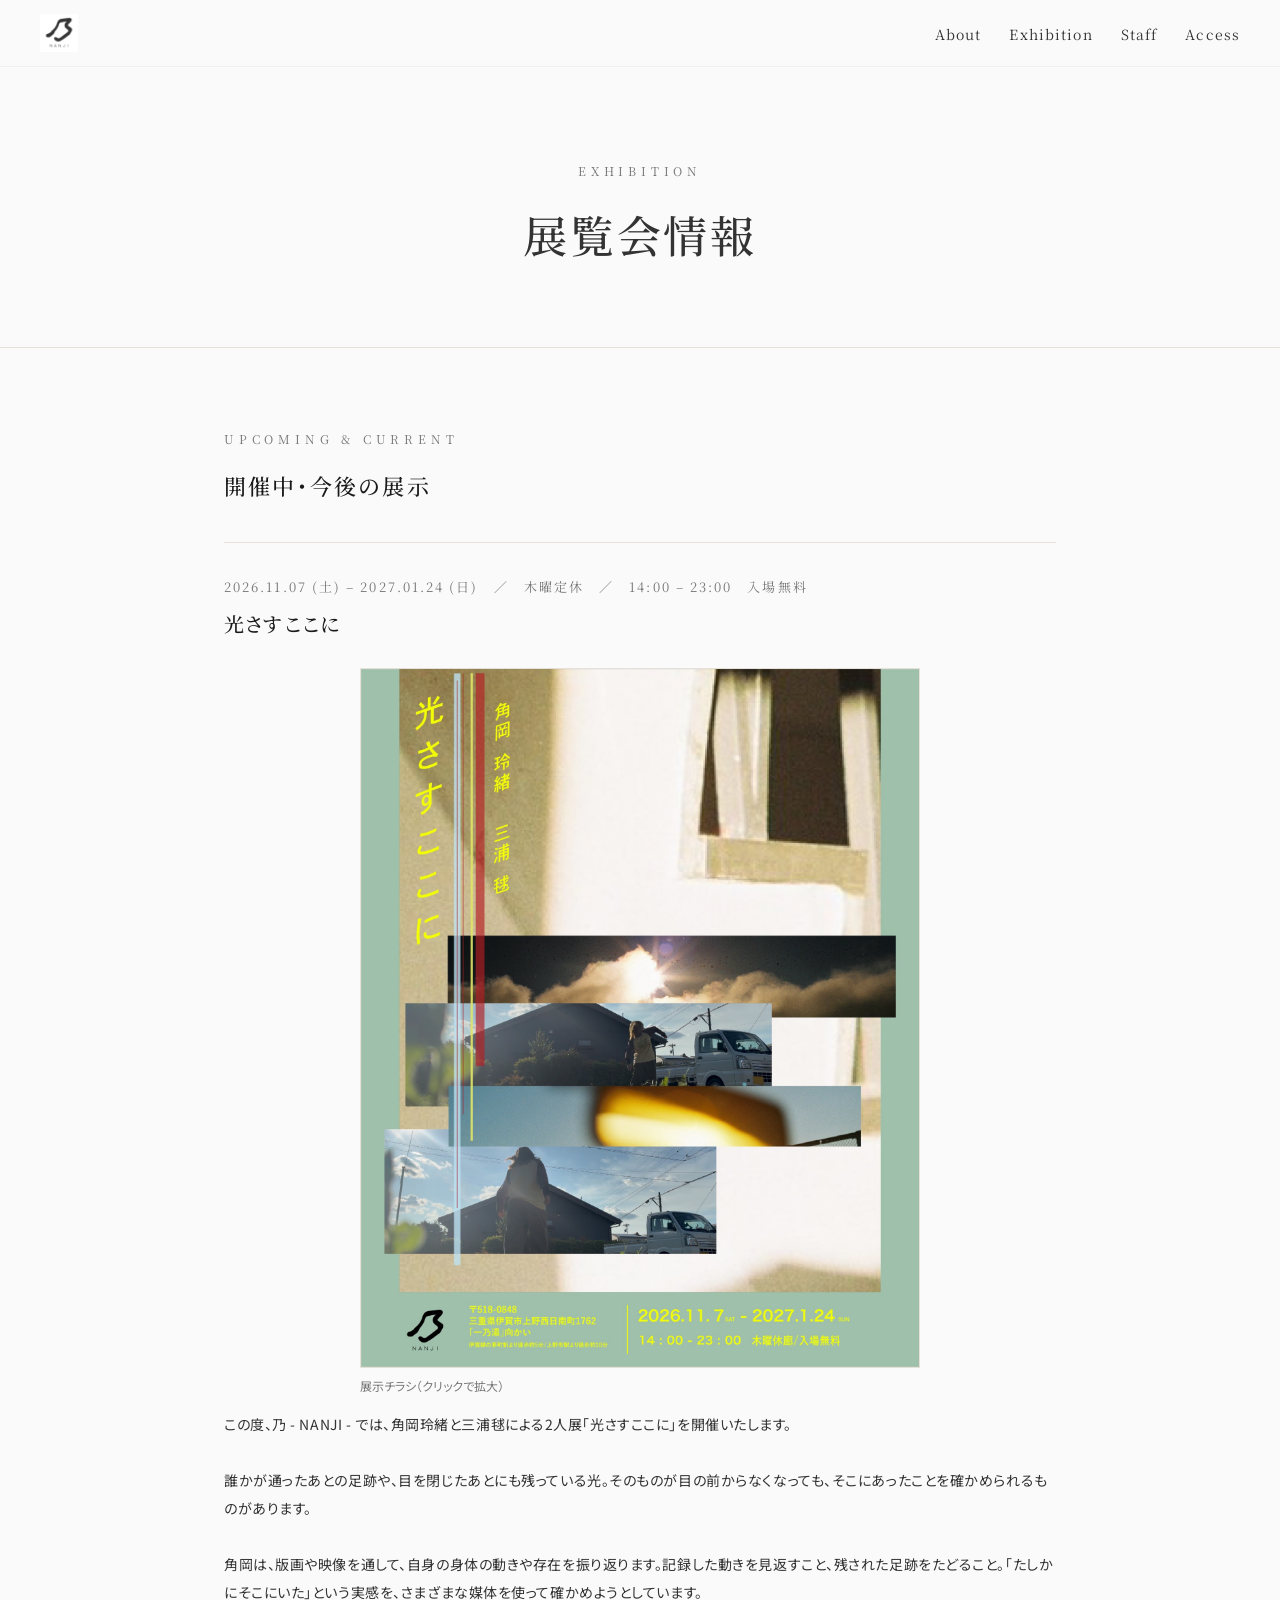
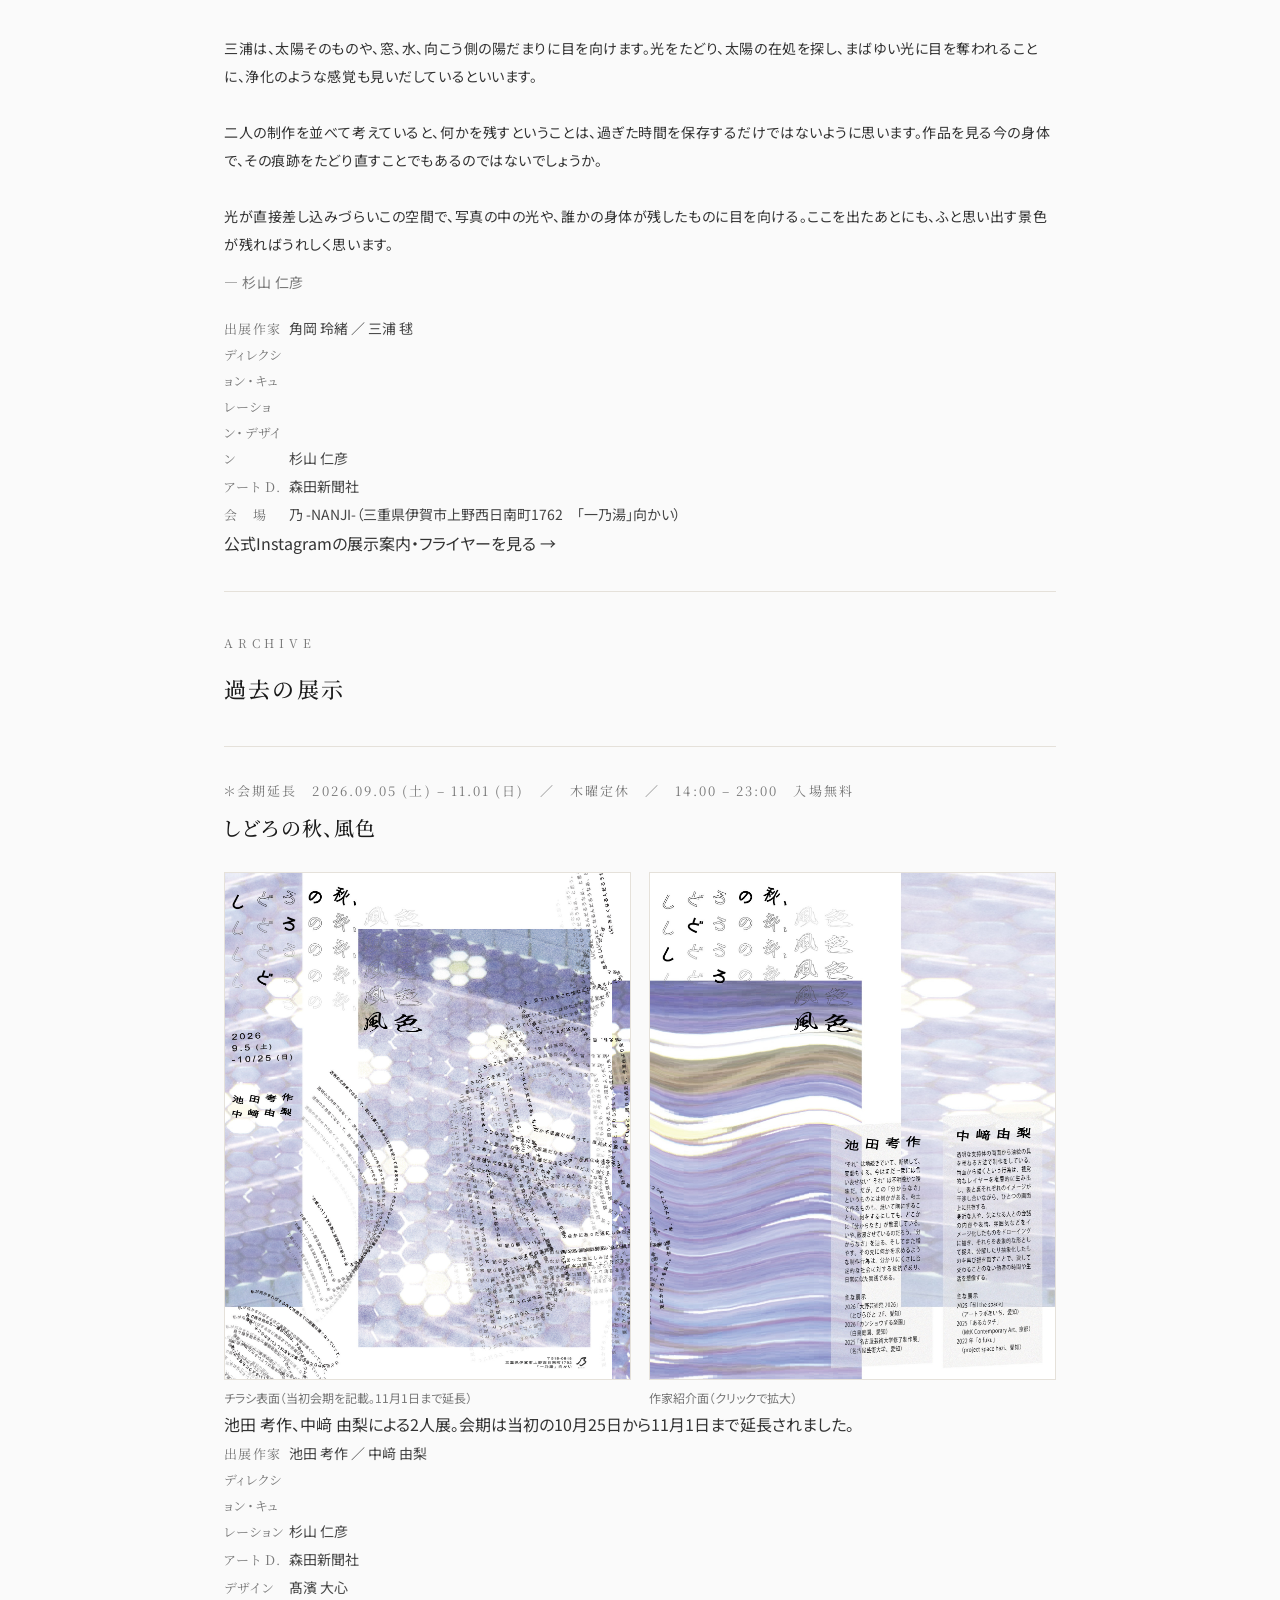
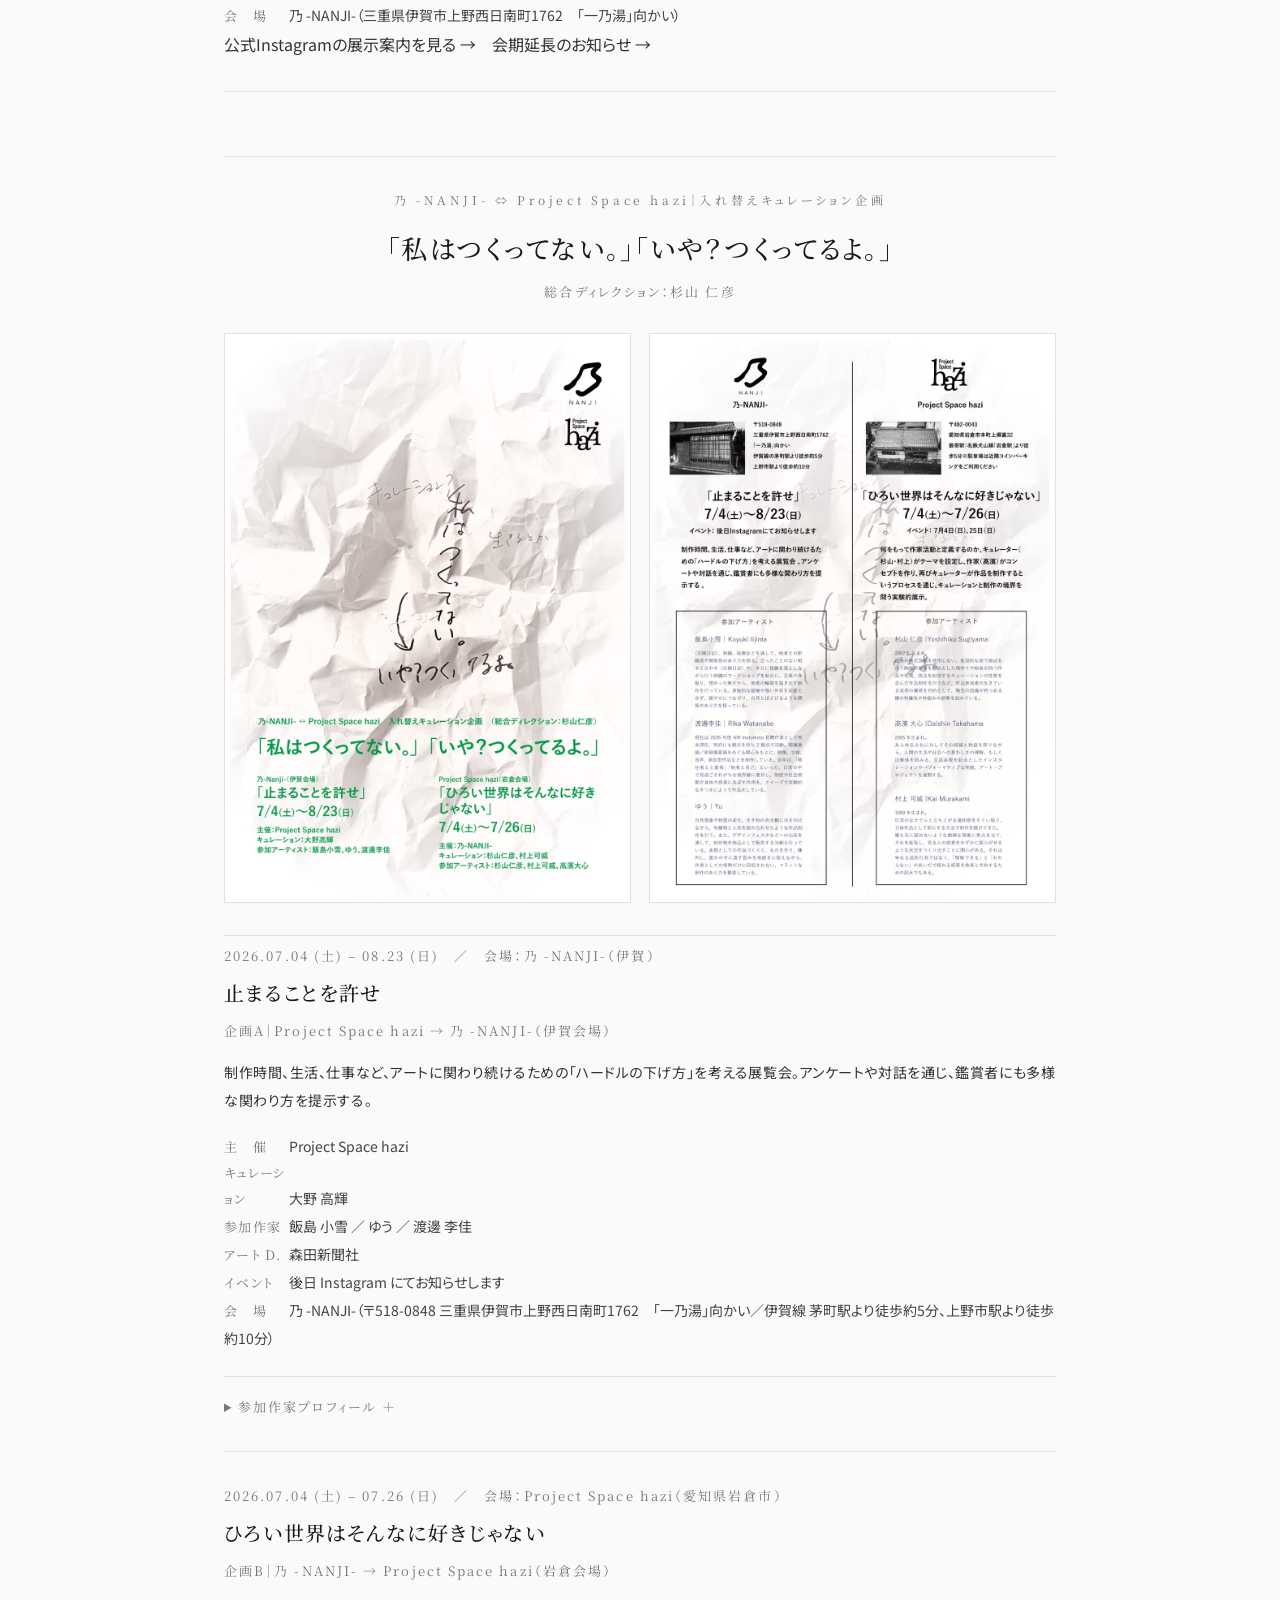
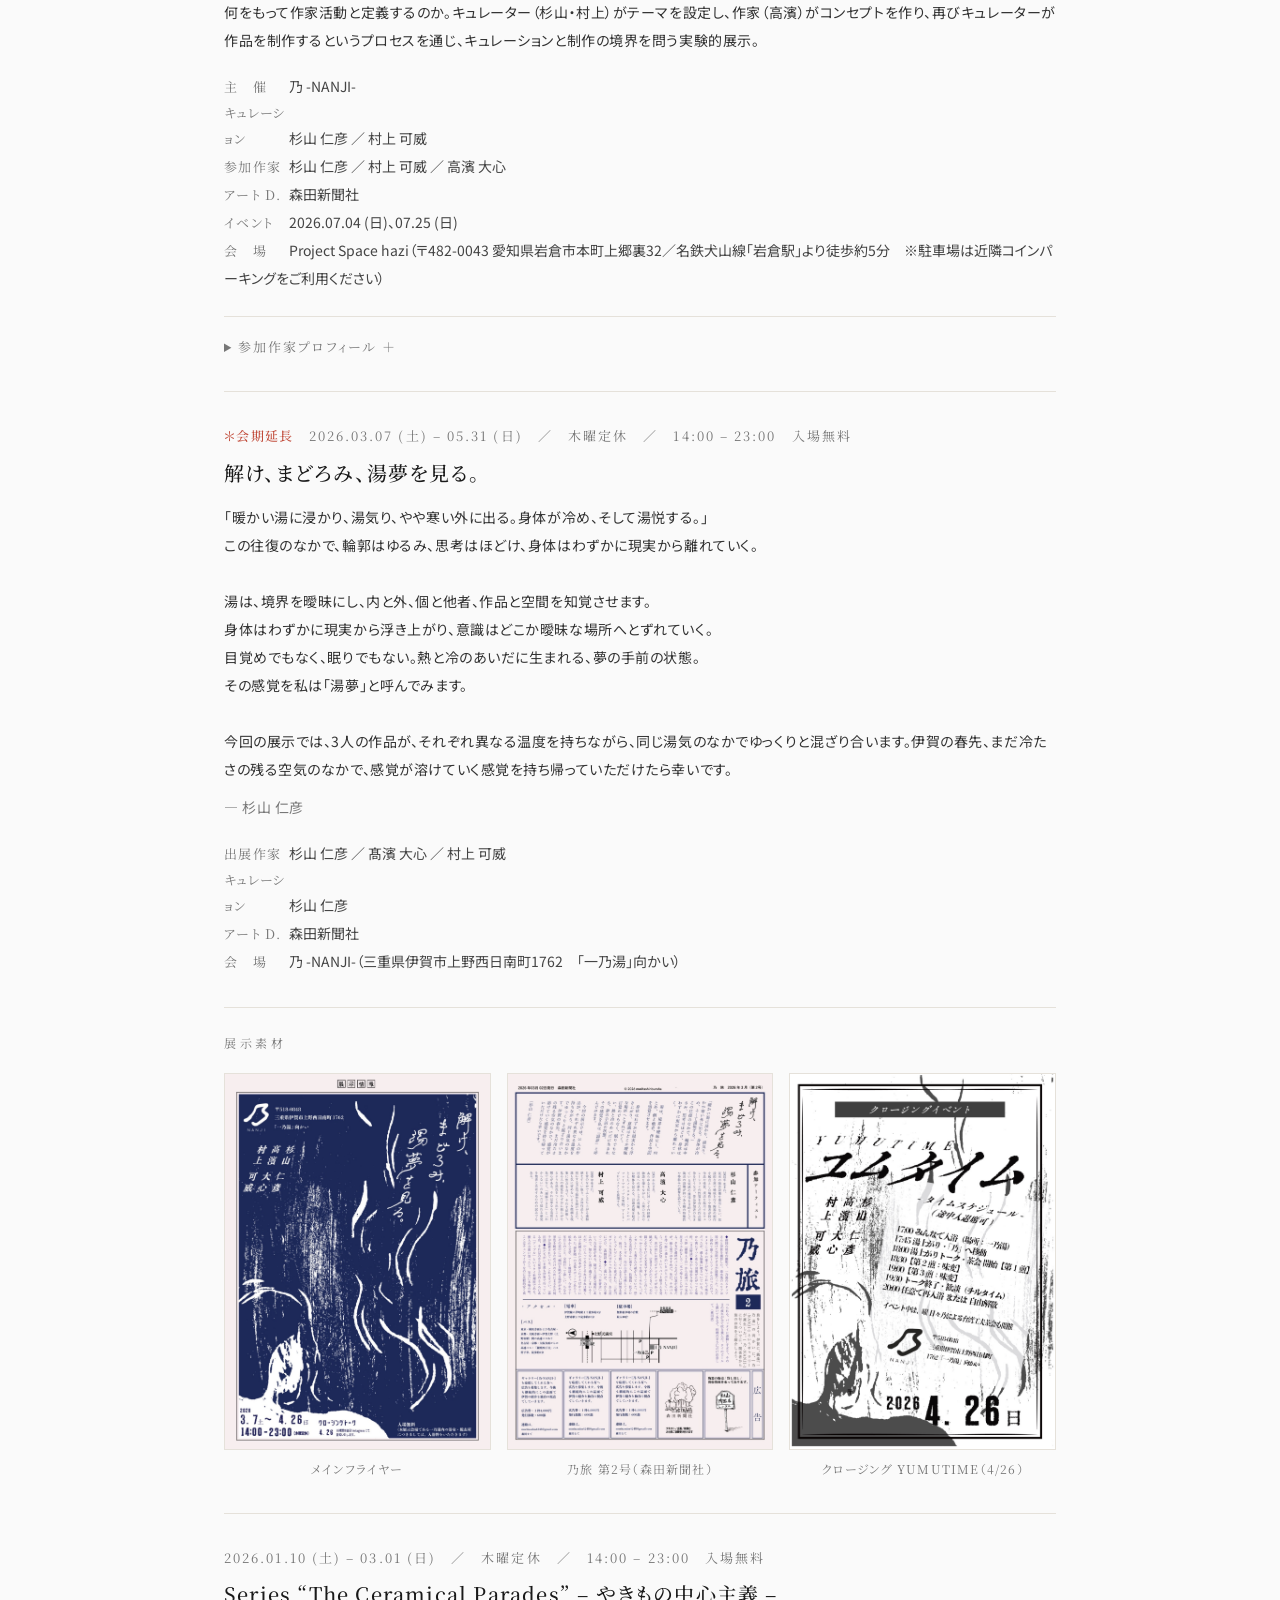
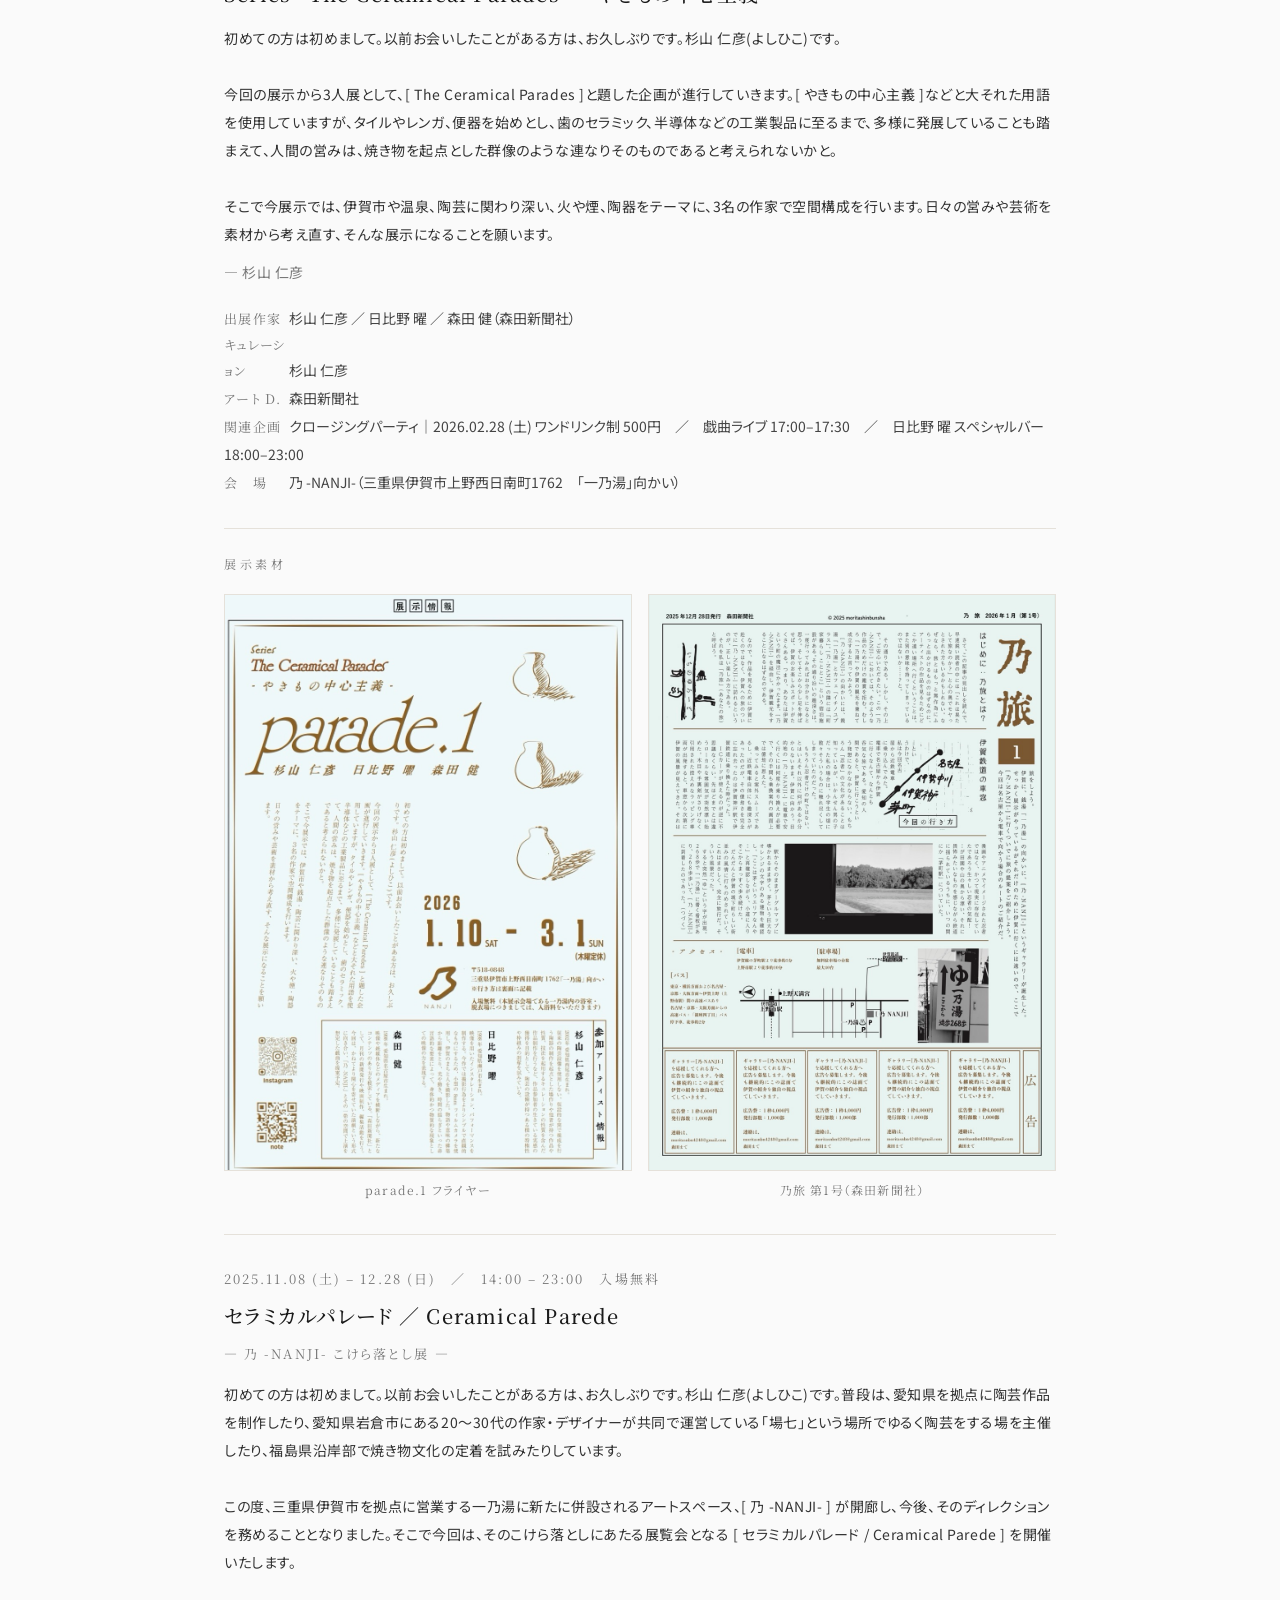
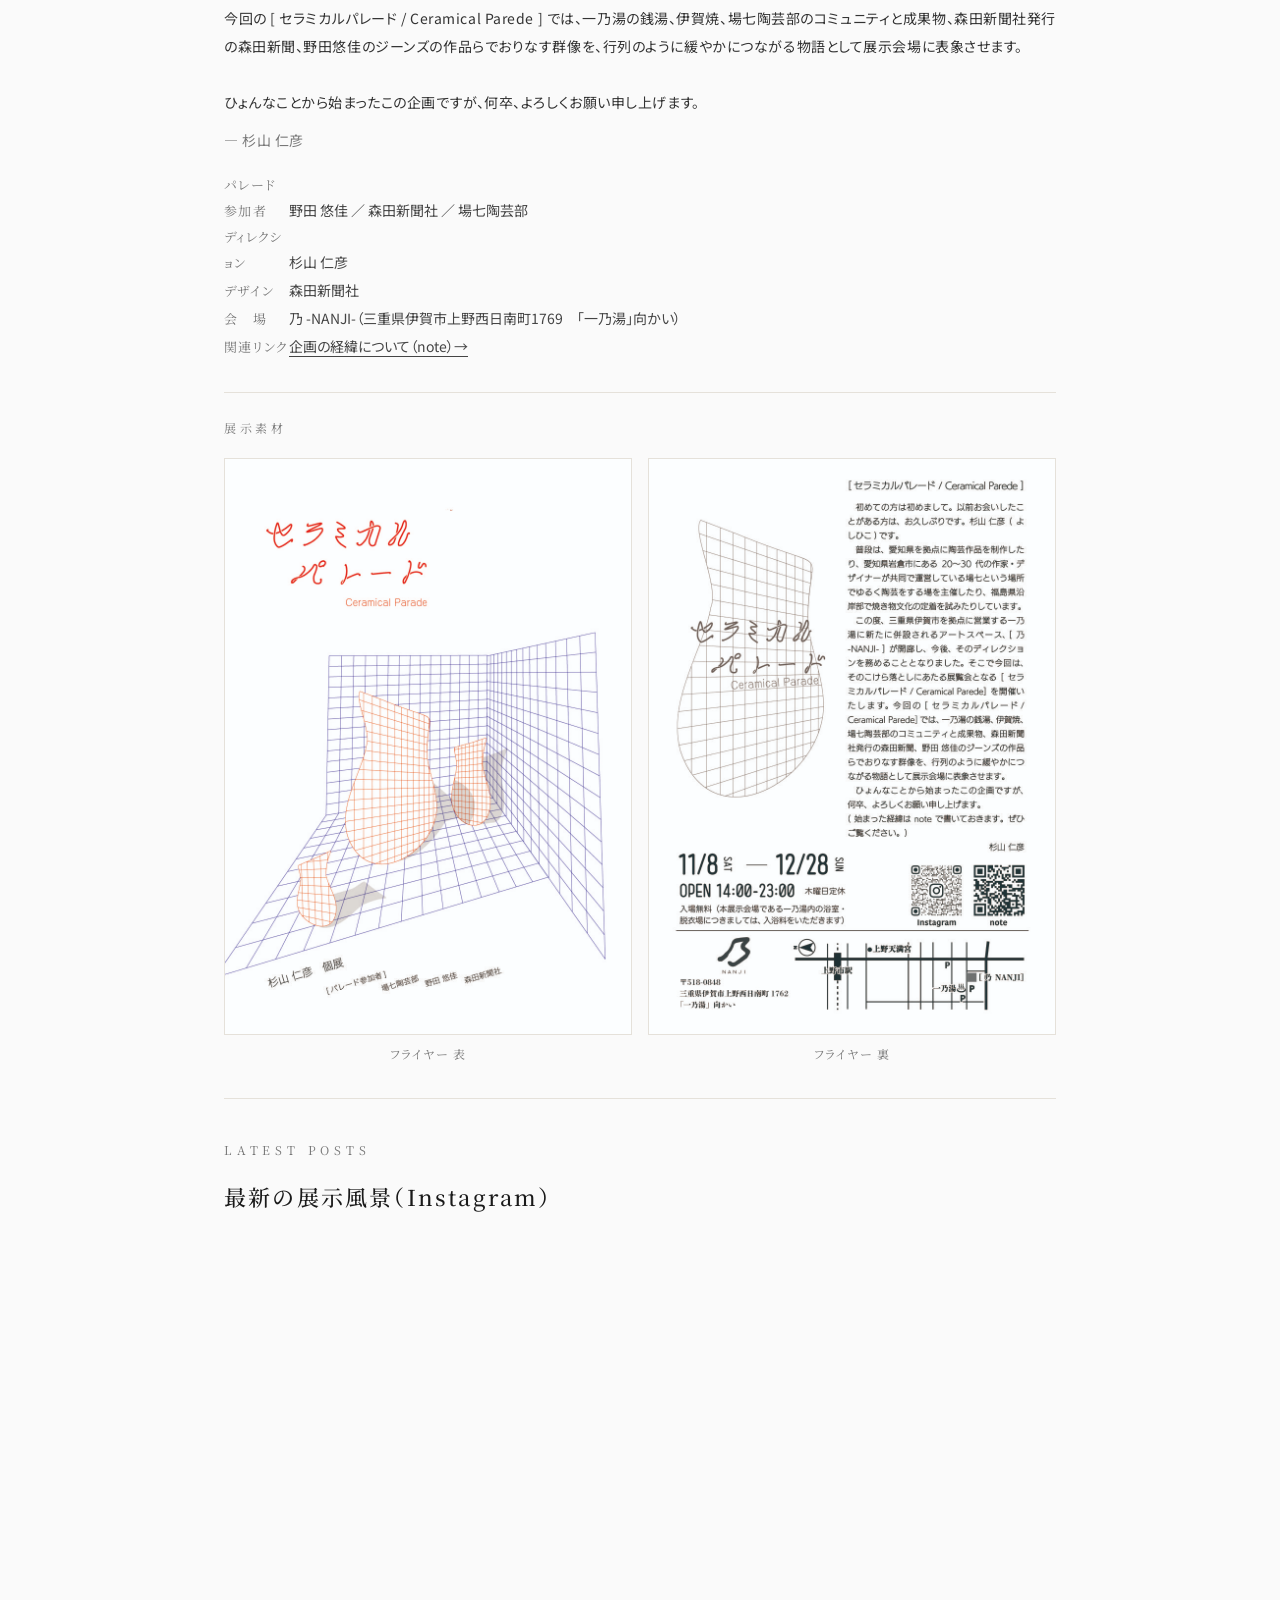
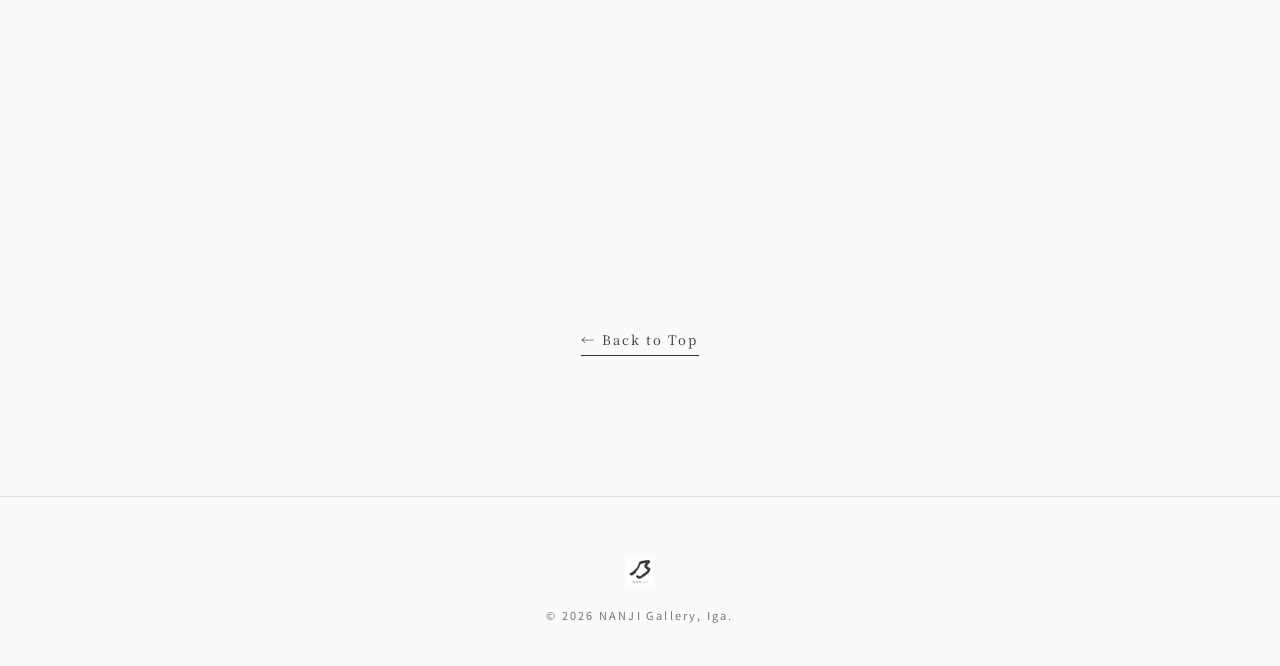
<file: exhibition.html>
<!DOCTYPE html>
<html lang="ja">
<head>
<meta charset="UTF-8">
<meta name="viewport" content="width=device-width, initial-scale=1.0">
<title>Exhibition｜乃 -NANJI-</title>
<meta name="description" content="ギャラリー乃-NANJI-の展覧会情報。開催中・今後の展示、過去のアーカイブ。">
<link rel="icon" type="image/jpeg" href="./logo.jpg">
<link rel="apple-touch-icon" href="./logo.jpg">
<meta property="og:type" content="website">
<meta property="og:url" content="https://nanji2025.com/exhibition.html">
<meta property="og:title" content="Exhibition｜乃 -NANJI-">
<meta property="og:description" content="ギャラリー乃-NANJI-の展覧会情報。開催中・今後の展示、過去のアーカイブ。">
<meta property="og:image" content="https://nanji2025.com/hero.JPG">
<meta property="og:site_name" content="乃 -NANJI-">
<meta property="og:locale" content="ja_JP">
<meta name="twitter:card" content="summary_large_image">
<link rel="preconnect" href="https://fonts.googleapis.com">
<link rel="preconnect" href="https://fonts.gstatic.com" crossorigin>
<link href="https://fonts.googleapis.com/css2?family=Noto+Sans+JP:wght@300;400;500&family=Noto+Serif+JP:wght@300;400;500;600&display=swap" rel="stylesheet">
<style>
  :root{
    --bg:#FAFAFA;
    --text:#333333;
    --muted:#777777;
    --line:#E5E1DA;
    --serif:'Noto Serif JP', serif;
    --sans:'Noto Sans JP', sans-serif;
  }
  *{box-sizing:border-box;margin:0;padding:0;}
  section[id]{scroll-margin-top:80px;}
  body{
    background:var(--bg);color:var(--text);
    font-family:var(--sans);font-weight:400;line-height:1.9;
    -webkit-font-smoothing:antialiased;font-feature-settings:"palt";
  }
  img{max-width:100%;display:block;}
  a{color:inherit;text-decoration:none;transition:opacity .3s ease;}
  a:hover{opacity:.6;}

  /* Header */
  .site-header{
    position:fixed;top:0;left:0;width:100%;
    padding:14px 40px;
    display:flex;justify-content:space-between;align-items:center;
    z-index:100;
    background:rgba(250,250,250,.95);
    box-shadow:0 1px 0 rgba(0,0,0,.04);
    backdrop-filter:blur(8px);
  }
  .site-header .logo img{height:38px;}
  .nav ul{display:flex;gap:28px;list-style:none;}
  .nav a{font-family:var(--serif);font-size:14px;letter-spacing:.08em;color:var(--text);}
  .nav-toggle{display:none;background:none;border:none;cursor:pointer;width:30px;height:24px;position:relative;}
  .nav-toggle span{display:block;position:absolute;left:0;width:100%;height:1px;background:var(--text);transition:.3s;}
  .nav-toggle span:nth-child(1){top:4px;}
  .nav-toggle span:nth-child(2){top:12px;}
  .nav-toggle span:nth-child(3){top:20px;}

  /* Page Hero */
  .page-hero{
    padding:160px 24px 80px;
    text-align:center;
    border-bottom:1px solid var(--line);
  }
  .page-hero .label{
    font-family:var(--serif);font-size:12px;letter-spacing:.4em;color:var(--muted);
    text-transform:uppercase;margin-bottom:18px;
  }
  .page-hero h1{
    font-family:var(--serif);font-weight:500;
    font-size:clamp(28px,4vw,44px);letter-spacing:.06em;
    line-height:1.5;
  }
  .ex-quote{
    margin-top:36px;
    font-family:var(--serif);
    font-size:clamp(20px,2.6vw,28px);
    font-weight:400;line-height:1.9;letter-spacing:.06em;color:#222;
  }

  /* Exhibition list */
  .ex-section{
    max-width:880px;margin:0 auto;padding:80px 24px 40px;
  }
  .ex-section + .ex-section{padding-top:0;}
  .ex-group-label{
    font-family:var(--serif);font-size:12px;letter-spacing:.4em;color:var(--muted);
    text-transform:uppercase;margin-bottom:14px;
  }
  .ex-group-title{
    font-family:var(--serif);font-size:22px;font-weight:500;letter-spacing:.1em;
    margin-bottom:36px;color:#1a1a1a;
  }
  .ex-item{
    padding:32px 0;border-top:1px solid var(--line);
  }
  .ex-item:last-child{border-bottom:1px solid var(--line);}
  .ex-item .ex-date{
    font-family:var(--serif);font-size:13px;letter-spacing:.16em;color:var(--muted);margin-bottom:8px;
  }
  .ex-item .ex-title{
    font-family:var(--serif);font-size:20px;font-weight:500;letter-spacing:.06em;
    line-height:1.6;margin-bottom:10px;color:#1a1a1a;
  }
  .ex-item .ex-meta{
    font-size:14px;color:#444;line-height:2;
  }
  .ex-item .ex-meta dt{
    display:inline-block;width:5em;font-family:var(--serif);color:var(--muted);font-size:13px;letter-spacing:.1em;
  }

  /* Footer */
  .site-footer{
    text-align:center;padding:60px 24px 40px;
    border-top:1px solid var(--line);margin-top:80px;
    font-size:11px;letter-spacing:.2em;color:var(--muted);
  }
  .site-footer .footer-logo{margin-bottom:18px;}
  .site-footer .footer-logo img{height:30px;margin:0 auto;}
  .back-link{
    display:inline-block;margin-top:40px;
    font-family:var(--serif);font-size:13px;letter-spacing:.16em;
    border-bottom:1px solid var(--text);padding-bottom:2px;
  }
  .back-wrap{text-align:center;padding:0 24px 60px;}

  /* Flyer grid */
  .ex-flyer-grid{
    margin:28px auto 0;max-width:1080px;
    display:grid;grid-template-columns:1fr 1fr;gap:18px;
  }
  .ex-flyer-grid figure{margin:0;}
  .ex-flyer-grid img{width:100%;height:auto;border:1px solid var(--line);display:block;}
  @media (max-width:768px){
    .ex-flyer-grid{grid-template-columns:1fr;gap:12px;}
  }

  .ex-flyer-single{max-width:560px;grid-template-columns:1fr;}
  .ex-flyer-grid figcaption{margin-top:8px;font-size:12px;color:var(--muted);line-height:1.7;}

  /* Per-exhibition materials (flyers, newspaper, closing) */
  .ex-materials{margin-top:32px;padding-top:24px;border-top:1px solid var(--line);}
  .ex-materials-label{
    font-family:var(--serif);font-size:12px;letter-spacing:.3em;color:var(--muted);
    text-transform:uppercase;margin-bottom:18px;
  }
  .ex-materials-grid{
    display:grid;gap:16px;
    grid-template-columns:repeat(auto-fill, minmax(200px, 1fr));
  }
  .ex-materials-grid-3{grid-template-columns:repeat(3, 1fr);}
  .ex-materials-grid-2{grid-template-columns:repeat(2, 1fr);}
  .ex-materials-grid figure{
    margin:0;
    display:flex;flex-direction:column;
  }
  .ex-materials-grid img{
    width:100%;display:block;
    aspect-ratio:1 / 1.414;       /* A4縦長で全画像のサイズを統一 */
    object-fit:cover;
    object-position:center;
    border:1px solid var(--line);
    background:#fff;
  }
  .ex-materials-grid figcaption{
    margin-top:8px;
    font-family:var(--serif);font-size:12px;color:var(--muted);
    letter-spacing:.1em;text-align:center;
  }
  @media (max-width:768px){
    .ex-materials-grid{
      grid-template-columns:repeat(2, 1fr);gap:12px;
    }
    .ex-materials-grid figcaption{font-size:11px;}
  }

  @media (max-width:768px){
    .site-header{padding:16px 20px;}
    .nav{display:none;position:absolute;top:100%;left:0;width:100%;background:rgba(250,250,250,.98);padding:20px;}
    .nav.open{display:block;}
    .nav ul{flex-direction:column;gap:18px;align-items:center;}
    .nav-toggle{display:block;}
    .page-hero{padding:130px 20px 60px;}
    .ex-section{padding:60px 20px 30px;}
    .ex-item .ex-meta dt{display:block;width:auto;margin-top:8px;}
  }
</style>
</head>
<body>

<!-- Header -->
<header class="site-header">
  <a href="index.html" class="logo"><img src="./logo.jpg" alt="乃 -NANJI-"></a>
  <button class="nav-toggle" id="navToggle" aria-label="menu"><span></span><span></span><span></span></button>
  <nav class="nav" id="nav">
    <ul>
      <li><a href="index.html#concept">About</a></li>
      <li><a href="exhibition.html">Exhibition</a></li>
      <li><a href="staff.html">Staff</a></li>
      <li><a href="index.html#access">Access</a></li>
    </ul>
  </nav>
</header>

<!-- Page Hero -->
<section class="page-hero">
  <p class="label">Exhibition</p>
  <h1>展覧会情報</h1>
</section>

<!-- 開催中／今後の展示 -->
<section class="ex-section" id="ex-current">
  <p class="ex-group-label">Upcoming &amp; Current</p>
  <h2 class="ex-group-title">開催中・今後の展示</h2>
  <div class="ex-empty" hidden style="text-align:center;padding:40px 0;color:var(--muted);font-family:var(--serif);font-size:14px;letter-spacing:.16em;border-top:1px solid var(--line);border-bottom:1px solid var(--line);">
    現在準備中です。次回の展示情報をお待ちください。
  </div>

  <!-- Official announcement: https://www.instagram.com/nanji.2025/p/DfJFrIwDzvk/ ; checked 2026-11-19 -->
  <article class="ex-item" data-end-date="2027-01-24" data-start-date="2026-11-07">
    <p class="ex-date">2026.11.07 (土) – 2027.01.24 (日)　／　木曜定休　／　14:00 – 23:00　入場無料</p>
    <h3 class="ex-title">光さすここに</h3>
    <div class="ex-flyer-grid ex-flyer-single">
      <figure><a href="./exhibition-2026-hikari-flyer.jpg" target="_blank" rel="noopener"><img src="./exhibition-2026-hikari-flyer.jpg" width="1638" height="2048" alt="光さすここに 展示チラシ。角岡玲緒・三浦毬、2026年11月7日〜2027年1月24日" loading="lazy"></a><figcaption>展示チラシ（クリックで拡大）</figcaption></figure>
    </div>
    <p class="ex-statement" style="font-size:14px;line-height:2;color:#333;margin:14px 0 18px;letter-spacing:.04em;">
      この度、乃 - NANJI - では、角岡玲緒と三浦毬による2人展「光さすここに」を開催いたします。<br><br>
      誰かが通ったあとの足跡や、目を閉じたあとにも残っている光。そのものが目の前からなくなっても、そこにあったことを確かめられるものがあります。<br><br>
      角岡は、版画や映像を通して、自身の身体の動きや存在を振り返ります。記録した動きを見返すこと、残された足跡をたどること。「たしかにそこにいた」という実感を、さまざまな媒体を使って確かめようとしています。<br><br>
      三浦は、太陽そのものや、窓、水、向こう側の陽だまりに目を向けます。光をたどり、太陽の在処を探し、まばゆい光に目を奪われることに、浄化のような感覚も見いだしているといいます。<br><br>
      二人の制作を並べて考えていると、何かを残すということは、過ぎた時間を保存するだけではないように思います。作品を見る今の身体で、その痕跡をたどり直すことでもあるのではないでしょうか。<br><br>
      光が直接差し込みづらいこの空間で、写真の中の光や、誰かの身体が残したものに目を向ける。ここを出たあとにも、ふと思い出す景色が残ればうれしく思います。<br>
      <span style="display:inline-block;margin-top:10px;color:var(--muted);">— 杉山 仁彦</span>
    </p>
    <dl class="ex-meta">
      <div><dt>出展作家</dt><span>角岡 玲緒 ／ 三浦 毬</span></div>
      <div><dt>ディレクション・キュレーション・デザイン</dt><span>杉山 仁彦</span></div>
      <div><dt>アート D.</dt><span>森田新聞社</span></div>
      <div><dt>会　場</dt><span>乃 -NANJI-（三重県伊賀市上野西日南町1762　「一乃湯」向かい）</span></div>
    </dl>
    <p><a href="https://www.instagram.com/nanji.2025/p/DfJFrIwDzvk/" target="_blank" rel="noopener noreferrer">公式Instagramの展示案内・フライヤーを見る →</a></p>
  </article>

  <!-- Official announcement and extension: DcYANZ9jy3k / DeY7gAdD97w ; checked 2026-11-19 -->
  <article class="ex-item" data-end-date="2026-11-01" data-start-date="2026-09-05">
    <p class="ex-date">＊会期延長　2026.09.05 (土) – 11.01 (日)　／　木曜定休　／　14:00 – 23:00　入場無料</p>
    <h3 class="ex-title">しどろの秋、風色</h3>
    <div class="ex-flyer-grid">
      <figure><a href="./exhibition-2026-autumn-flyer.jpg" target="_blank" rel="noopener"><img src="./exhibition-2026-autumn-flyer.jpg" width="1600" height="2001" alt="しどろの秋、風色 展示チラシ表面。池田考作・中﨑由梨" loading="lazy"></a><figcaption>チラシ表面（当初会期を記載。11月1日まで延長）</figcaption></figure>
      <figure><a href="./exhibition-2026-autumn-artists.jpg" target="_blank" rel="noopener"><img src="./exhibition-2026-autumn-artists.jpg" width="1600" height="2001" alt="しどろの秋、風色 チラシ作家紹介面。池田考作・中﨑由梨" loading="lazy"></a><figcaption>作家紹介面（クリックで拡大）</figcaption></figure>
    </div>
    <p class="ex-statement">池田 考作、中﨑 由梨による2人展。会期は当初の10月25日から11月1日まで延長されました。</p>
    <dl class="ex-meta">
      <div><dt>出展作家</dt><span>池田 考作 ／ 中﨑 由梨</span></div>
      <div><dt>ディレクション・キュレーション</dt><span>杉山 仁彦</span></div>
      <div><dt>アート D.</dt><span>森田新聞社</span></div>
      <div><dt>デザイン</dt><span>髙濱 大心</span></div>
      <div><dt>会　場</dt><span>乃 -NANJI-（三重県伊賀市上野西日南町1762　「一乃湯」向かい）</span></div>
    </dl>
    <p><a href="https://www.instagram.com/nanji.2025/p/DcYANZ9jy3k/" target="_blank" rel="noopener noreferrer">公式Instagramの展示案内を見る →</a>　<a href="https://www.instagram.com/nanji.2025/p/DeY7gAdD97w/" target="_blank" rel="noopener noreferrer">会期延長のお知らせ →</a></p>
  </article>

  <article class="ex-item" data-end-date="2026-05-31" data-start-date="2026-03-07">
    <p class="ex-date"><span style="color:#c14b3a;font-weight:500;letter-spacing:.1em;">＊会期延長</span>　2026.03.07 (土) – 05.31 (日)　／　木曜定休　／　14:00 – 23:00　入場無料</p>
    <h3 class="ex-title">解け、まどろみ、湯夢を見る。</h3>
    <p class="ex-statement" style="font-size:14px;line-height:2;color:#333;margin:14px 0 18px;letter-spacing:.04em;">
      「暖かい湯に浸かり、湯気り、やや寒い外に出る。身体が冷め、そして湯悦する。」<br>
      この往復のなかで、輪郭はゆるみ、思考はほどけ、身体はわずかに現実から離れていく。<br><br>
      湯は、境界を曖昧にし、内と外、個と他者、作品と空間を知覚させます。<br>
      身体はわずかに現実から浮き上がり、意識はどこか曖昧な場所へとずれていく。<br>
      目覚めでもなく、眠りでもない。熱と冷のあいだに生まれる、夢の手前の状態。<br>
      その感覚を私は「湯夢」と呼んでみます。<br><br>
      今回の展示では、3人の作品が、それぞれ異なる温度を持ちながら、同じ湯気のなかでゆっくりと混ざり合います。伊賀の春先、まだ冷たさの残る空気のなかで、感覚が溶けていく感覚を持ち帰っていただけたら幸いです。<br>
      <span style="display:inline-block;margin-top:10px;color:var(--muted);">— 杉山 仁彦</span>
    </p>
    <dl class="ex-meta">
      <div><dt>出展作家</dt><span>杉山 仁彦 ／ 髙濱 大心 ／ 村上 可威</span></div>
      <div><dt>キュレーション</dt><span>杉山 仁彦</span></div>
      <div><dt>アート D.</dt><span>森田新聞社</span></div>
      <div><dt>会　場</dt><span>乃 -NANJI-（三重県伊賀市上野西日南町1762　「一乃湯」向かい）</span></div>
    </dl>

    <!-- 関連素材 -->
    <div class="ex-materials">
      <p class="ex-materials-label">展示素材</p>
      <div class="ex-materials-grid ex-materials-grid-3">
        <figure><img src="./archive-2026-yumu-flyer.jpg" alt="解け、まどろみ、湯夢を見る。 メインフライヤー" loading="lazy"><figcaption>メインフライヤー</figcaption></figure>
        <figure><img src="./archive-2026-yumu-newspaper.jpg" alt="乃旅 第2号（2026年3月）" loading="lazy"><figcaption>乃旅 第2号（森田新聞社）</figcaption></figure>
        <figure><img src="./archive-2026-yumu-yumutime.jpg" alt="クロージングイベント YUMUTIME" loading="lazy"><figcaption>クロージング YUMUTIME（4/26）</figcaption></figure>
      </div>
    </div>
  </article>

  <article class="ex-item" data-end-date="2026-08-23" data-start-date="2026-07-04">
  <!-- ===== 交換キュレーション企画 イントロ ===== -->
  <div class="ex-collab-intro" style="margin:32px 0 8px;padding:32px 0;border-top:1px solid var(--line);border-bottom:1px solid var(--line);text-align:center;">
    <p style="font-family:var(--serif);font-size:12px;letter-spacing:.3em;color:var(--muted);margin-bottom:14px;">
      乃 -NANJI- ⇔ Project Space hazi｜入れ替えキュレーション企画
    </p>
    <p style="font-family:var(--serif);font-size:clamp(20px,2.6vw,26px);font-weight:500;line-height:1.7;letter-spacing:.06em;color:#1a1a1a;margin-bottom:10px;">
      「私はつくってない。」「いや？つくってるよ。」
    </p>
    <p style="font-family:var(--serif);font-size:13px;color:var(--muted);letter-spacing:.16em;">
      総合ディレクション：杉山 仁彦
    </p>
    <div class="ex-flyer-grid">
      <figure><img src="./exhibition-2026-summer-flyer.jpg" alt="「私はつくってない。」「いや？つくってるよ。」フライヤー 表面" loading="lazy"></figure>
      <figure><img src="./exhibition-2026-summer-details.jpg" alt="「私はつくってない。」「いや？つくってるよ。」フライヤー 詳細" loading="lazy"></figure>
    </div>
  </div>

    <p class="ex-date">2026.07.04 (土) – 08.23 (日)　／　会場：乃 -NANJI-（伊賀）</p>
    <h3 class="ex-title">止まることを許せ</h3>
    <p class="ex-sub" style="font-family:var(--serif);font-size:13px;color:var(--muted);letter-spacing:.16em;margin-bottom:14px;">企画A｜Project Space hazi → 乃 -NANJI-（伊賀会場）</p>
    <p class="ex-statement" style="font-size:14px;line-height:2;color:#333;margin:14px 0 18px;letter-spacing:.04em;">
      制作時間、生活、仕事など、アートに関わり続けるための「ハードルの下げ方」を考える展覧会。アンケートや対話を通じ、鑑賞者にも多様な関わり方を提示する。
    </p>
    <dl class="ex-meta">
      <div><dt>主　催</dt><span>Project Space hazi</span></div>
      <div><dt>キュレーション</dt><span>大野 高輝</span></div>
      <div><dt>参加作家</dt><span>飯島 小雪 ／ ゆう ／ 渡邊 李佳</span></div>
      <div><dt>アート D.</dt><span>森田新聞社</span></div>
      <div><dt>イベント</dt><span>後日 Instagram にてお知らせします</span></div>
      <div><dt>会　場</dt><span>乃 -NANJI-（〒518-0848 三重県伊賀市上野西日南町1762　「一乃湯」向かい／伊賀線 茅町駅より徒歩約5分、上野市駅より徒歩約10分）</span></div>
    </dl>

    <!-- 参加作家紹介 -->
    <details style="margin-top:24px;border-top:1px solid var(--line);padding-top:18px;">
      <summary style="cursor:pointer;font-family:var(--serif);font-size:13px;letter-spacing:.16em;color:var(--muted);">参加作家プロフィール ＋</summary>
      <div style="margin-top:18px;font-size:13.5px;line-height:2;color:#333;">
        <p style="margin-bottom:18px;">
          <span style="font-family:var(--serif);font-size:15px;font-weight:500;color:#1a1a1a;">飯島 小雪｜Koyuki Iijima</span><br>
          〈交換日記〉、刺繍、絵画などを通して、他者との距離感や関係性のあり方を探る。会ったことのない相手と交わす〈交換日記〉や、手元に視線を落としながら行う刺繍のワークショップを起点に、言葉や身振り、預かった断片から、他者の輪郭を描き出す制作を行っている。直接的な接触や強い共有を前提とせず、緩やかにつながり、自然とほどけるような関係のあり方を探っている。
        </p>
        <p style="margin-bottom:18px;">
          <span style="font-family:var(--serif);font-size:15px;font-weight:500;color:#1a1a1a;">渡邊 李佳｜Rika Watanabe</span><br>
          現在は 2026 年度 AIR motomoto 招聘作家として熊本滞在、別府にも拠点を持ち 2 拠点で活動。帰属意識／非帰属意識をめぐる関心をもとに、映像、立体、音声、参加型作品などを制作している。近年は、「移住者と土着者」「他者と自己」といった、日常の中で見過ごされがちな境界線に着目し、制度や社会規範が身体や感覚に及ぼす作用を、ナイーブで実験的な手つきによって作品化している。
        </p>
        <p>
          <span style="font-family:var(--serif);font-size:15px;font-weight:500;color:#1a1a1a;">ゆう｜Yu</span><br>
          自然現象や物質の変化、生き物の死生観に目を向けながら、有機物と人形を組み合わせたような作品制作を行う。また、デザインフェスタなどへの出店を通して、制作物を商品として販売する活動も行っている。表現としての作品づくりと、ものを作り、陳列し、誰かの手に渡す営みを地続きに捉えながら、作家としての情熱だけに回収されない、フラットな制作のあり方を模索している。
        </p>
      </div>
    </details>
  </article>

  <article class="ex-item" data-end-date="2026-07-26" data-start-date="2026-07-04">
    <p class="ex-date">2026.07.04 (土) – 07.26 (日)　／　会場：Project Space hazi（愛知県岩倉市）</p>
    <h3 class="ex-title">ひろい世界はそんなに好きじゃない</h3>
    <p class="ex-sub" style="font-family:var(--serif);font-size:13px;color:var(--muted);letter-spacing:.16em;margin-bottom:14px;">企画B｜乃 -NANJI- → Project Space hazi（岩倉会場）</p>
    <p class="ex-statement" style="font-size:14px;line-height:2;color:#333;margin:14px 0 18px;letter-spacing:.04em;">
      何をもって作家活動と定義するのか。キュレーター（杉山・村上）がテーマを設定し、作家（高濱）がコンセプトを作り、再びキュレーターが作品を制作するというプロセスを通じ、キュレーションと制作の境界を問う実験的展示。
    </p>
    <dl class="ex-meta">
      <div><dt>主　催</dt><span>乃 -NANJI-</span></div>
      <div><dt>キュレーション</dt><span>杉山 仁彦 ／ 村上 可威</span></div>
      <div><dt>参加作家</dt><span>杉山 仁彦 ／ 村上 可威 ／ 高濱 大心</span></div>
      <div><dt>アート D.</dt><span>森田新聞社</span></div>
      <div><dt>イベント</dt><span>2026.07.04 (日)、07.25 (日)</span></div>
      <div><dt>会　場</dt><span>Project Space hazi（〒482-0043 愛知県岩倉市本町上郷裏32／名鉄犬山線「岩倉駅」より徒歩約5分　※駐車場は近隣コインパーキングをご利用ください）</span></div>
    </dl>

    <!-- 参加作家紹介 -->
    <details style="margin-top:24px;border-top:1px solid var(--line);padding-top:18px;">
      <summary style="cursor:pointer;font-family:var(--serif);font-size:13px;letter-spacing:.16em;color:var(--muted);">参加作家プロフィール ＋</summary>
      <div style="margin-top:18px;font-size:13.5px;line-height:2;color:#333;">
        <p style="margin-bottom:18px;">
          <span style="font-family:var(--serif);font-size:15px;font-weight:500;color:#1a1a1a;">杉山 仁彦｜Yoshihiko Sugiyama</span><br>
          2002 年生まれ。従来の陶芸設備を使用しない、仮設的な窯で焼成を行う陶器の制作を起点とした場作りや他者が持つ作品や性質、技法を起用するキュレーションの性質を含んだ制作を行うなど、作品参加者の生きている実感の獲得を目的として、陶芸の設備が持つある種の特権性や枠組みの剥奪を試みている。
        </p>
        <p style="margin-bottom:18px;">
          <span style="font-family:var(--serif);font-size:15px;font-weight:500;color:#1a1a1a;">高濱 大心｜Daishin Takahama</span><br>
          2005 年生まれ。あらゆる文化に対してその経緯と物語を探りながら、人間の生活や社会への慕わしさの理解、もしくは解体を試みる。言語表現を起点としたインスタレーションやパフォーマティブな実践、アート・プロジェクトを展開する。
        </p>
        <p>
          <span style="font-family:var(--serif);font-size:15px;font-weight:500;color:#1a1a1a;">村上 可威｜Kai Murakami</span><br>
          1999 年生まれ。日常のなかでふと立ち上がる違和感をすくい取り、立体作品として形にする方法で制作を続けてきた。誰も気に留めないような微細な現象に焦点を当て、それを拡張し、見る人の感覚をわずかに揺らがせるような状況をつくり出すことに関心がある。それは単なる造形行為ではなく、「理解できる」と「わからない」のあいだで揺れる感覚を他者と共有するための試みでもある。
        </p>
      </div>
    </details>
  </article>

</section>

<!-- 過去の展示 -->
<section class="ex-section" id="ex-archive">
  <p class="ex-group-label">Archive</p>
  <h2 class="ex-group-title">過去の展示</h2>
  <div class="ex-empty" hidden style="text-align:center;padding:40px 0;color:var(--muted);font-family:var(--serif);font-size:14px;letter-spacing:.16em;border-top:1px solid var(--line);border-bottom:1px solid var(--line);">
    アーカイブは順次追加してまいります。
  </div>

  <article class="ex-item" data-end-date="2026-03-01" data-start-date="2026-01-10">
    <p class="ex-date">2026.01.10 (土) – 03.01 (日)　／　木曜定休　／　14:00 – 23:00　入場無料</p>
    <h3 class="ex-title">Series “The Ceramical Parades” – やきもの中心主義 –</h3>
    <p class="ex-statement" style="font-size:14px;line-height:2;color:#333;margin:14px 0 18px;letter-spacing:.04em;">
      初めての方は初めまして。以前お会いしたことがある方は、お久しぶりです。杉山 仁彦(よしひこ)です。<br><br>
      今回の展示から3人展として、[ The Ceramical Parades ]と題した企画が進行していきます。[ やきもの中心主義 ]などと大それた用語を使用していますが、タイルやレンガ、便器を始めとし、歯のセラミック、半導体などの工業製品に至るまで、多様に発展していることも踏まえて、人間の営みは、焼き物を起点とした群像のような連なりそのものであると考えられないかと。<br><br>
      そこで今展示では、伊賀市や温泉、陶芸に関わり深い、火や煙、陶器をテーマに、3名の作家で空間構成を行います。日々の営みや芸術を素材から考え直す、そんな展示になることを願います。<br>
      <span style="display:inline-block;margin-top:10px;color:var(--muted);">— 杉山 仁彦</span>
    </p>
    <dl class="ex-meta">
      <div><dt>出展作家</dt><span>杉山 仁彦 ／ 日比野 曜 ／ 森田 健（森田新聞社）</span></div>
      <div><dt>キュレーション</dt><span>杉山 仁彦</span></div>
      <div><dt>アート D.</dt><span>森田新聞社</span></div>
      <div><dt>関連企画</dt><span>クロージングパーティ｜2026.02.28 (土) ワンドリンク制 500円　／　戯曲ライブ 17:00–17:30　／　日比野 曜 スペシャルバー 18:00–23:00</span></div>
      <div><dt>会　場</dt><span>乃 -NANJI-（三重県伊賀市上野西日南町1762　「一乃湯」向かい）</span></div>
    </dl>

    <!-- 関連素材 -->
    <div class="ex-materials">
      <p class="ex-materials-label">展示素材</p>
      <div class="ex-materials-grid ex-materials-grid-2">
        <figure><img src="./archive-2026-parade1-flyer.jpg" alt="parade.1 やきもの中心主義 フライヤー" loading="lazy"><figcaption>parade.1 フライヤー</figcaption></figure>
        <figure><img src="./archive-2025-parade-newspaper.jpg" alt="乃旅 第1号（2025年12月）" loading="lazy"><figcaption>乃旅 第1号（森田新聞社）</figcaption></figure>
      </div>
    </div>
  </article>

  <article class="ex-item" data-end-date="2025-12-28" data-start-date="2025-11-08">
    <p class="ex-date">2025.11.08 (土) – 12.28 (日)　／　14:00 – 23:00　入場無料</p>
    <h3 class="ex-title">セラミカルパレード ／ Ceramical Parede</h3>
    <p class="ex-sub" style="font-family:var(--serif);font-size:13px;color:var(--muted);letter-spacing:.16em;margin-bottom:14px;">— 乃 -NANJI- こけら落とし展 —</p>
    <p class="ex-statement" style="font-size:14px;line-height:2;color:#333;margin:14px 0 18px;letter-spacing:.04em;">
      初めての方は初めまして。以前お会いしたことがある方は、お久しぶりです。杉山 仁彦(よしひこ)です。普段は、愛知県を拠点に陶芸作品を制作したり、愛知県岩倉市にある20〜30代の作家・デザイナーが共同で運営している「場七」という場所でゆるく陶芸をする場を主催したり、福島県沿岸部で焼き物文化の定着を試みたりしています。<br><br>
      この度、三重県伊賀市を拠点に営業する一乃湯に新たに併設されるアートスペース、[ 乃 -NANJI- ] が開廊し、今後、そのディレクションを務めることとなりました。そこで今回は、そのこけら落としにあたる展覧会となる [ セラミカルパレード / Ceramical Parede ] を開催いたします。<br><br>
      今回の [ セラミカルパレード / Ceramical Parede ] では、一乃湯の銭湯、伊賀焼、場七陶芸部のコミュニティと成果物、森田新聞社発行の森田新聞、野田悠佳のジーンズの作品らでおりなす群像を、行列のように緩やかにつながる物語として展示会場に表象させます。<br><br>
      ひょんなことから始まったこの企画ですが、何卒、よろしくお願い申し上げます。<br>
      <span style="display:inline-block;margin-top:10px;color:var(--muted);">— 杉山 仁彦</span>
    </p>
    <dl class="ex-meta">
      <div><dt>パレード参加者</dt><span>野田 悠佳 ／ 森田新聞社 ／ 場七陶芸部</span></div>
      <div><dt>ディレクション</dt><span>杉山 仁彦</span></div>
      <div><dt>デザイン</dt><span>森田新聞社</span></div>
      <div><dt>会　場</dt><span>乃 -NANJI-（三重県伊賀市上野西日南町1769　「一乃湯」向かい）</span></div>
      <div><dt>関連リンク</dt><span><a href="https://note.com/nanji2025" target="_blank" rel="noopener" style="border-bottom:1px solid currentColor;">企画の経緯について（note）→</a></span></div>
    </dl>

    <!-- 関連素材 -->
    <div class="ex-materials">
      <p class="ex-materials-label">展示素材</p>
      <div class="ex-materials-grid ex-materials-grid-2">
        <figure><img src="./archive-2025-parade-front.jpg" alt="セラミカルパレード フライヤー 表" loading="lazy"><figcaption>フライヤー 表</figcaption></figure>
        <figure><img src="./archive-2025-parade-back.jpg" alt="セラミカルパレード フライヤー 裏" loading="lazy"><figcaption>フライヤー 裏</figcaption></figure>
      </div>
    </div>
  </article>
</section>

<!-- Instagram feed -->
<section class="ex-section" style="padding-bottom:80px;">
  <p class="ex-group-label">Latest Posts</p>
  <h2 class="ex-group-title">最新の展示風景（Instagram）</h2>
  <div style="position:relative;width:100%;padding-bottom:66.67%;overflow:hidden;">
    <iframe src="https://snapwidget.com/embed/1123207"
      style="position:absolute;top:0;left:0;width:100%;height:100%;border:0;"
      allowtransparency="true" frameborder="0" scrolling="no"
      title="Posts from Instagram - @nanji.2025"></iframe>
  </div>
</section>

<div class="back-wrap">
  <a href="index.html" class="back-link">← Back to Top</a>
</div>

<!-- Footer -->
<footer class="site-footer">
  <div class="footer-logo"><img src="./logo.jpg" alt="乃 -NANJI-"></div>
  <p>© 2026 NANJI Gallery, Iga.</p>
</footer>

<script>
  const toggle = document.getElementById('navToggle');
  const nav = document.getElementById('nav');
  toggle.addEventListener('click', () => nav.classList.toggle('open'));

  /* ========================================================
     Exhibition auto-archive
     - 各 .ex-item に data-end-date="YYYY-MM-DD" を付ける
     - 終了日 < 今日 の展示は自動で Archive セクションへ移動
     - Current は開始日昇順（近い順）、Archive は終了日降順（新しい順）でソート
     - 進行中の継続展示は data-end-date="2099-12-31" を指定
  ======================================================== */
  (function autoArchive(){
    const current = document.getElementById('ex-current');
    const archive = document.getElementById('ex-archive');
    if(!current || !archive) return;

    const today = new Date();
    today.setHours(0,0,0,0);

    // 1. Currentから終了済みをArchiveへ移動
    current.querySelectorAll('.ex-item').forEach(item => {
      const end = item.dataset.endDate;
      if(!end) return;
      const endDate = new Date(end);
      if(endDate < today){
        archive.appendChild(item);
      }
    });

    // 2. ソート
    const sortItems = (container, getKey, desc=false) => {
      const items = Array.from(container.querySelectorAll('.ex-item'));
      items.sort((a,b) => {
        const ka = new Date(getKey(a)).getTime();
        const kb = new Date(getKey(b)).getTime();
        return desc ? kb - ka : ka - kb;
      });
      items.forEach(it => container.appendChild(it));
    };
    // Current: 開始日が近い順
    sortItems(current, el => el.dataset.startDate || el.dataset.endDate, false);
    // Archive: 終了日が新しい順
    sortItems(archive, el => el.dataset.endDate, true);

    // 3. 空になったら「準備中」プレースホルダーを表示
    [current, archive].forEach(sec => {
      const empty = sec.querySelector('.ex-empty');
      const hasItems = sec.querySelector('.ex-item');
      if(empty) empty.hidden = !!hasItems;
    });
  })();
</script>
</body>
</html>
</file>
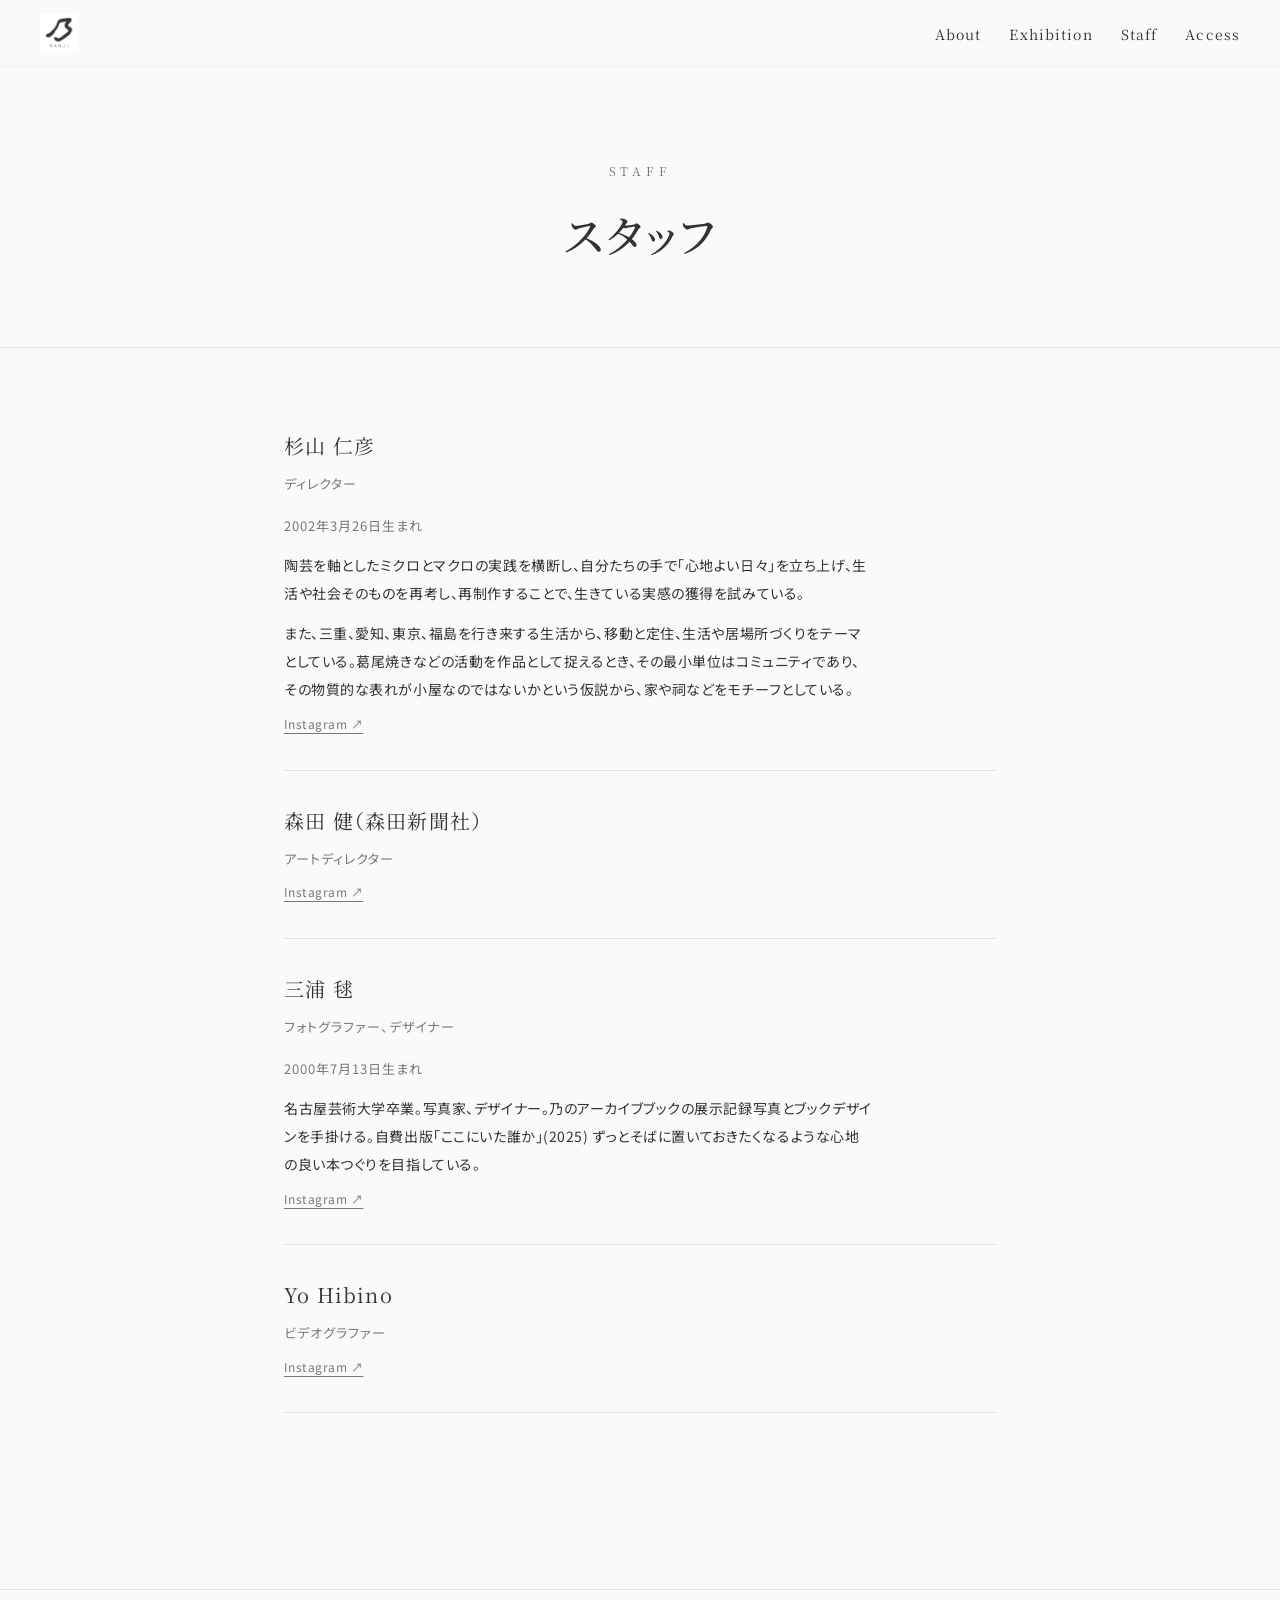
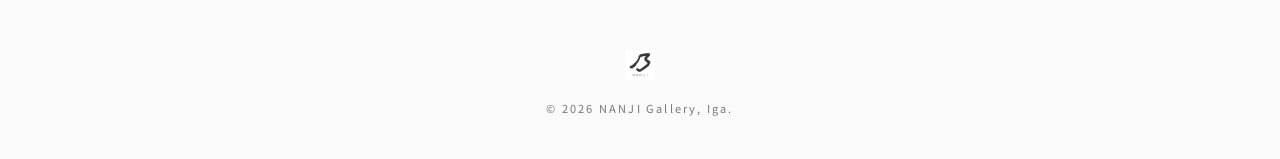
<file: opencall.html>
<!DOCTYPE html>
<html lang="ja"><head><meta charset="UTF-8"><meta name="viewport" content="width=device-width, initial-scale=1.0"><title>Staff｜乃 -NANJI-</title><meta http-equiv="refresh" content="0; url=staff.html"><link rel="canonical" href="https://nanji2025.com/staff.html"><meta name="robots" content="noindex"></head><body><p><a href="staff.html">スタッフ紹介へ移動します。</a></p><script>location.replace('staff.html');</script></body></html>
</file>
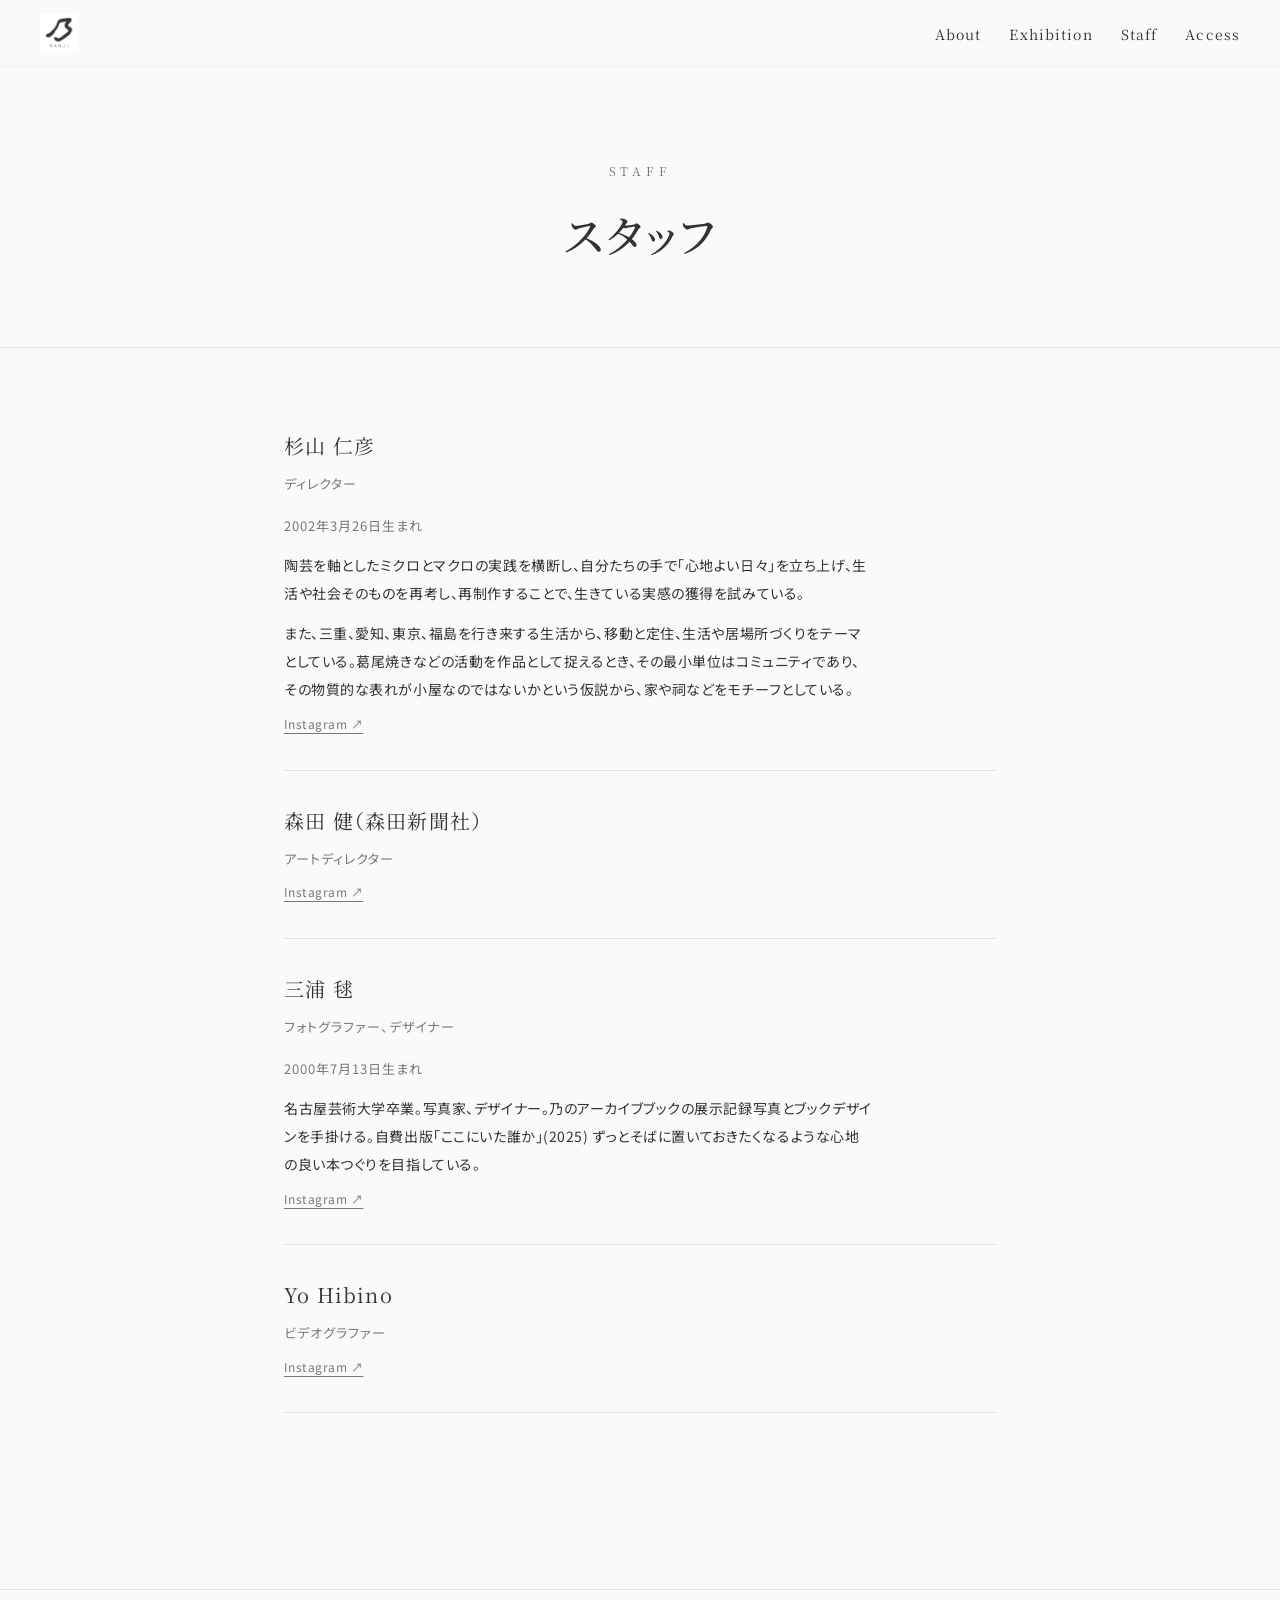
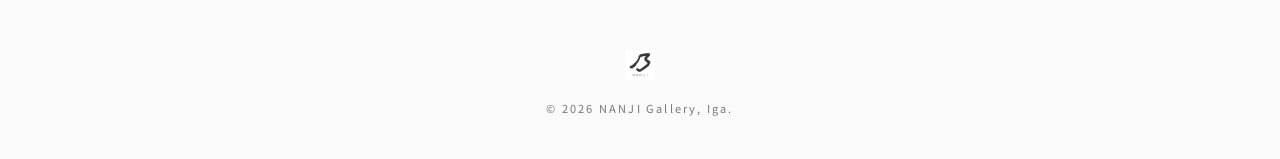
<file: staff.html>
<!DOCTYPE html>
<html lang="ja">
<head>
<meta charset="UTF-8">
<meta name="viewport" content="width=device-width, initial-scale=1.0">
<title>Staff｜乃 -NANJI-</title>
<meta name="description" content="乃 -NANJI- のスタッフ。">
<link rel="icon" type="image/jpeg" href="./logo.jpg">
<link rel="apple-touch-icon" href="./logo.jpg">
<meta property="og:type" content="website">
<meta property="og:url" content="https://nanji2025.com/staff.html">
<meta property="og:title" content="Staff｜乃 -NANJI-">
<meta property="og:description" content="乃 -NANJI- のスタッフ。">
<meta property="og:image" content="https://nanji2025.com/hero.JPG">
<meta property="og:site_name" content="乃 -NANJI-">
<meta property="og:locale" content="ja_JP">
<meta name="twitter:card" content="summary_large_image">
<link rel="preconnect" href="https://fonts.googleapis.com">
<link rel="preconnect" href="https://fonts.gstatic.com" crossorigin>
<link href="https://fonts.googleapis.com/css2?family=Noto+Sans+JP:wght@300;400;500&family=Noto+Serif+JP:wght@300;400;500;600&display=swap" rel="stylesheet">
<style>
  :root{
    --bg:#FAFAFA;
    --text:#333333;
    --muted:#777777;
    --line:#E5E1DA;
    --serif:'Noto Serif JP', serif;
    --sans:'Noto Sans JP', sans-serif;
  }
  *{box-sizing:border-box;margin:0;padding:0;}
  section[id]{scroll-margin-top:80px;}
  body{
    background:var(--bg);color:var(--text);
    font-family:var(--sans);font-weight:400;line-height:1.9;
    -webkit-font-smoothing:antialiased;font-feature-settings:"palt";
  }
  img{max-width:100%;display:block;}
  a{color:inherit;text-decoration:none;transition:opacity .3s ease;}
  a:hover{opacity:.6;}

  /* Header */
  .site-header{
    position:fixed;top:0;left:0;width:100%;
    padding:14px 40px;
    display:flex;justify-content:space-between;align-items:center;
    z-index:100;
    background:rgba(250,250,250,.95);
    box-shadow:0 1px 0 rgba(0,0,0,.04);
    backdrop-filter:blur(8px);
  }
  .site-header .logo img{height:38px;}
  .nav ul{display:flex;gap:28px;list-style:none;}
  .nav a{font-family:var(--serif);font-size:14px;letter-spacing:.08em;color:var(--text);}
  .nav-toggle{display:none;background:none;border:none;cursor:pointer;width:30px;height:24px;position:relative;}
  .nav-toggle span{display:block;position:absolute;left:0;width:100%;height:1px;background:var(--text);transition:.3s;}
  .nav-toggle span:nth-child(1){top:4px;}
  .nav-toggle span:nth-child(2){top:12px;}
  .nav-toggle span:nth-child(3){top:20px;}

  /* Page Hero */
  .page-hero{
    padding:160px 24px 80px;
    text-align:center;
    border-bottom:1px solid var(--line);
  }
  .page-hero .label{
    font-family:var(--serif);font-size:12px;letter-spacing:.4em;color:var(--muted);
    text-transform:uppercase;margin-bottom:18px;
  }
  .page-hero h1{
    font-family:var(--serif);font-weight:500;
    font-size:clamp(28px,4vw,44px);letter-spacing:.06em;
    line-height:1.5;
  }
  .ex-quote{
    margin-top:36px;
    font-family:var(--serif);
    font-size:clamp(20px,2.6vw,28px);
    font-weight:400;line-height:1.9;letter-spacing:.06em;color:#222;
  }

  /* Exhibition list */
  .ex-section{
    max-width:880px;margin:0 auto;padding:80px 24px 40px;
  }
  .ex-section + .ex-section{padding-top:0;}
  .ex-group-label{
    font-family:var(--serif);font-size:12px;letter-spacing:.4em;color:var(--muted);
    text-transform:uppercase;margin-bottom:14px;
  }
  .ex-group-title{
    font-family:var(--serif);font-size:22px;font-weight:500;letter-spacing:.1em;
    margin-bottom:36px;color:#1a1a1a;
  }
  .ex-item{
    padding:32px 0;border-top:1px solid var(--line);
  }
  .ex-item:last-child{border-bottom:1px solid var(--line);}
  .ex-item .ex-date{
    font-family:var(--serif);font-size:13px;letter-spacing:.16em;color:var(--muted);margin-bottom:8px;
  }
  .ex-item .ex-title{
    font-family:var(--serif);font-size:20px;font-weight:500;letter-spacing:.06em;
    line-height:1.6;margin-bottom:10px;color:#1a1a1a;
  }
  .ex-item .ex-meta{
    font-size:14px;color:#444;line-height:2;
  }
  .ex-item .ex-meta dt{
    display:inline-block;width:5em;font-family:var(--serif);color:var(--muted);font-size:13px;letter-spacing:.1em;
  }

  /* Footer */
  .site-footer{
    text-align:center;padding:60px 24px 40px;
    border-top:1px solid var(--line);margin-top:80px;
    font-size:11px;letter-spacing:.2em;color:var(--muted);
  }
  .site-footer .footer-logo{margin-bottom:18px;}
  .site-footer .footer-logo img{height:30px;margin:0 auto;}
  .back-link{
    display:inline-block;margin-top:40px;
    font-family:var(--serif);font-size:13px;letter-spacing:.16em;
    border-bottom:1px solid var(--text);padding-bottom:2px;
  }
  .back-wrap{text-align:center;padding:0 24px 60px;}

  /* Flyer grid */
  .ex-flyer-grid{
    margin:28px auto 0;max-width:1080px;
    display:grid;grid-template-columns:1fr 1fr;gap:18px;
  }
  .ex-flyer-grid figure{margin:0;}
  .ex-flyer-grid img{width:100%;border:1px solid var(--line);display:block;}
  @media (max-width:768px){
    .ex-flyer-grid{grid-template-columns:1fr;gap:12px;}
  }

  .ex-flyer-single{max-width:560px;grid-template-columns:1fr;}
  .ex-flyer-grid figcaption{margin-top:8px;font-size:12px;color:var(--muted);line-height:1.7;}

  /* Per-exhibition materials (flyers, newspaper, closing) */
  .ex-materials{margin-top:32px;padding-top:24px;border-top:1px solid var(--line);}
  .ex-materials-label{
    font-family:var(--serif);font-size:12px;letter-spacing:.3em;color:var(--muted);
    text-transform:uppercase;margin-bottom:18px;
  }
  .ex-materials-grid{
    display:grid;gap:16px;
    grid-template-columns:repeat(auto-fill, minmax(200px, 1fr));
  }
  .ex-materials-grid-3{grid-template-columns:repeat(3, 1fr);}
  .ex-materials-grid-2{grid-template-columns:repeat(2, 1fr);}
  .ex-materials-grid figure{
    margin:0;
    display:flex;flex-direction:column;
  }
  .ex-materials-grid img{
    width:100%;display:block;
    aspect-ratio:1 / 1.414;       /* A4縦長で全画像のサイズを統一 */
    object-fit:cover;
    object-position:center;
    border:1px solid var(--line);
    background:#fff;
  }
  .ex-materials-grid figcaption{
    margin-top:8px;
    font-family:var(--serif);font-size:12px;color:var(--muted);
    letter-spacing:.1em;text-align:center;
  }
  @media (max-width:768px){
    .ex-materials-grid{
      grid-template-columns:repeat(2, 1fr);gap:12px;
    }
    .ex-materials-grid figcaption{font-size:11px;}
  }

  @media (max-width:768px){
    .site-header{padding:16px 20px;}
    .nav{display:none;position:absolute;top:100%;left:0;width:100%;background:rgba(250,250,250,.98);padding:20px;}
    .nav.open{display:block;}
    .nav ul{flex-direction:column;gap:18px;align-items:center;}
    .nav-toggle{display:block;}
    .page-hero{padding:130px 20px 60px;}
    .ex-section{padding:60px 20px 30px;}
    .ex-item .ex-meta dt{display:block;width:auto;margin-top:8px;}
  }
  .staff-list{max-width:760px;margin:0 auto;padding:48px 24px 96px;}
  .staff-person{padding:32px 0;border-bottom:1px solid var(--line);}
  .staff-person h2{font-family:var(--serif);font-size:20px;font-weight:400;letter-spacing:.06em;line-height:1.8;}
  .staff-social{display:inline-block;margin-top:10px;font-size:12px;letter-spacing:.04em;color:var(--muted);text-decoration:underline;text-underline-offset:4px;}
  .staff-social:focus-visible{outline:1px solid currentColor;outline-offset:4px;}
  .staff-person p{font-size:13px;letter-spacing:.08em;color:var(--muted);margin-top:8px;}
  .staff-person .staff-birth{margin-top:18px;}
  .staff-person .staff-bio{max-width:42em;margin-top:12px;font-size:14px;line-height:2;letter-spacing:.04em;color:var(--text);}
  @media(max-width:768px){.staff-list{padding:24px 24px 64px;}.staff-person h2{font-size:18px;}}
</style>
</head>
<body>

<!-- Header -->
<header class="site-header">
  <a href="index.html" class="logo"><img src="./logo.jpg" alt="乃 -NANJI-"></a>
  <button class="nav-toggle" id="navToggle" aria-label="menu"><span></span><span></span><span></span></button>
  <nav class="nav" id="nav">
    <ul>
      <li><a href="index.html#concept">About</a></li>
      <li><a href="exhibition.html">Exhibition</a></li>
      <li><a href="staff.html">Staff</a></li>
      <li><a href="index.html#access">Access</a></li>
    </ul>
  </nav>
</header>

<main>
<section class="page-hero"><p class="label">Staff</p><h1>スタッフ</h1></section>
<div class="staff-list">
  <section class="staff-person"><h2>杉山 仁彦</h2><p>ディレクター</p><p class="staff-birth">2002年3月26日生まれ</p><p class="staff-bio">陶芸を軸としたミクロとマクロの実践を横断し、自分たちの手で「心地よい日々」を立ち上げ、生活や社会そのものを再考し、再制作することで、生きている実感の獲得を試みている。</p><p class="staff-bio">また、三重、愛知、東京、福島を行き来する生活から、移動と定住、生活や居場所づくりをテーマとしている。葛尾焼きなどの活動を作品として捉えるとき、その最小単位はコミュニティであり、その物質的な表れが小屋なのではないかという仮説から、家や祠などをモチーフとしている。</p><a class="staff-social" href="https://www.instagram.com/sugiyama__yoshihiko/" target="_blank" rel="noopener noreferrer" aria-label="杉山仁彦のInstagram（新しいタブで開きます）">Instagram ↗</a></section>
  <section class="staff-person"><h2>森田 健（森田新聞社）</h2><p>アートディレクター</p><a class="staff-social" href="https://www.instagram.com/morita_shinbunsha/" target="_blank" rel="noopener noreferrer" aria-label="森田新聞社のInstagram（新しいタブで開きます）">Instagram ↗</a></section>
  <section class="staff-person"><h2>三浦 毬</h2><p>フォトグラファー、デザイナー</p><p class="staff-birth">2000年7月13日生まれ</p><p class="staff-bio">名古屋芸術大学卒業。写真家、デザイナー。乃のアーカイブブックの展示記録写真とブックデザインを手掛ける。自費出版「ここにいた誰か」(2025) ずっとそばに置いておきたくなるような心地の良い本つぐりを目指している。</p><a class="staff-social" href="https://www.instagram.com/mrwn_cmr/" target="_blank" rel="noopener noreferrer" aria-label="三浦毬のInstagram（新しいタブで開きます）">Instagram ↗</a></section>
  <section class="staff-person"><h2>Yo Hibino</h2><p>ビデオグラファー</p><a class="staff-social" href="https://www.instagram.com/yohibino/" target="_blank" rel="noopener noreferrer" aria-label="Yo HibinoのInstagram（新しいタブで開きます）">Instagram ↗</a></section>
</div>
</main>
<footer class="site-footer"><div class="footer-logo"><img src="./logo.jpg" alt="乃 -NANJI-"></div><p>© 2026 NANJI Gallery, Iga.</p></footer>
<script>
const toggle=document.getElementById('navToggle');const nav=document.getElementById('nav');
toggle.addEventListener('click',()=>{nav.classList.toggle('open');toggle.setAttribute('aria-expanded',String(nav.classList.contains('open')));});
</script>
</body></html>
</file>
